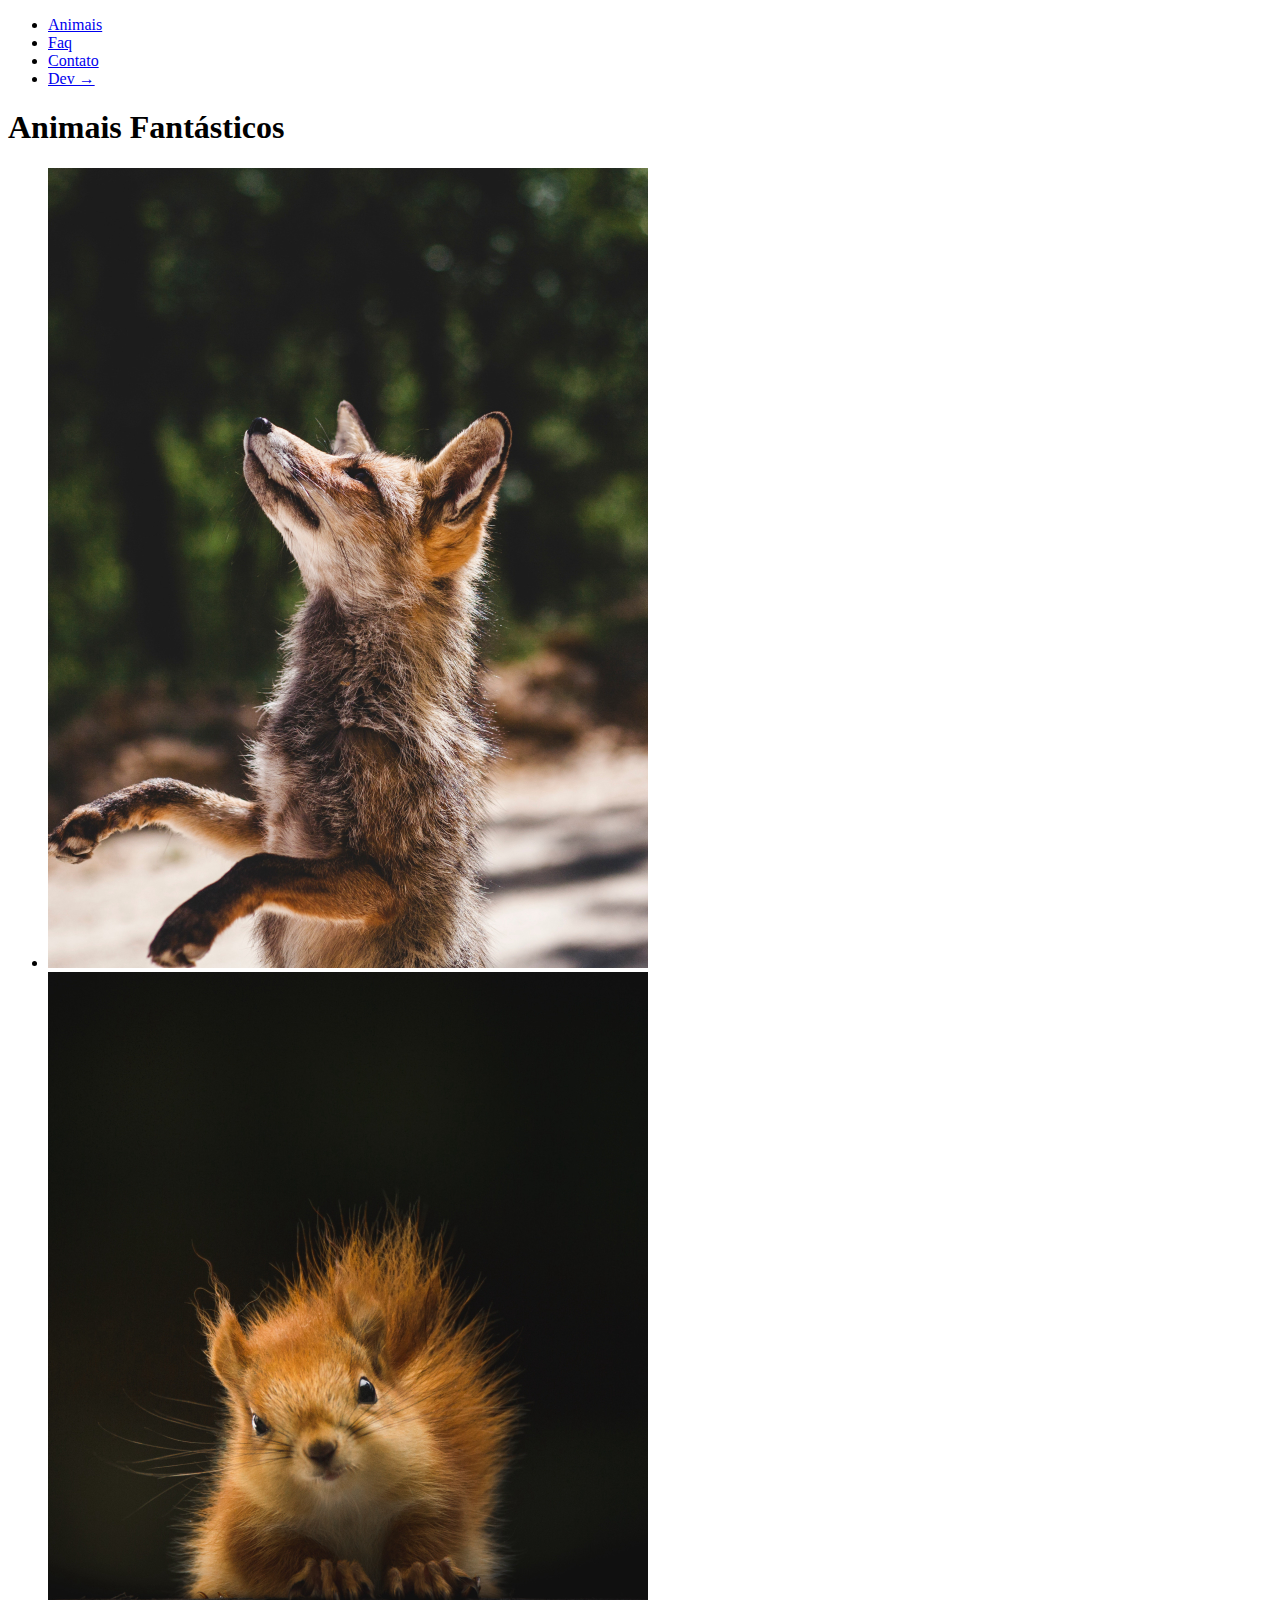
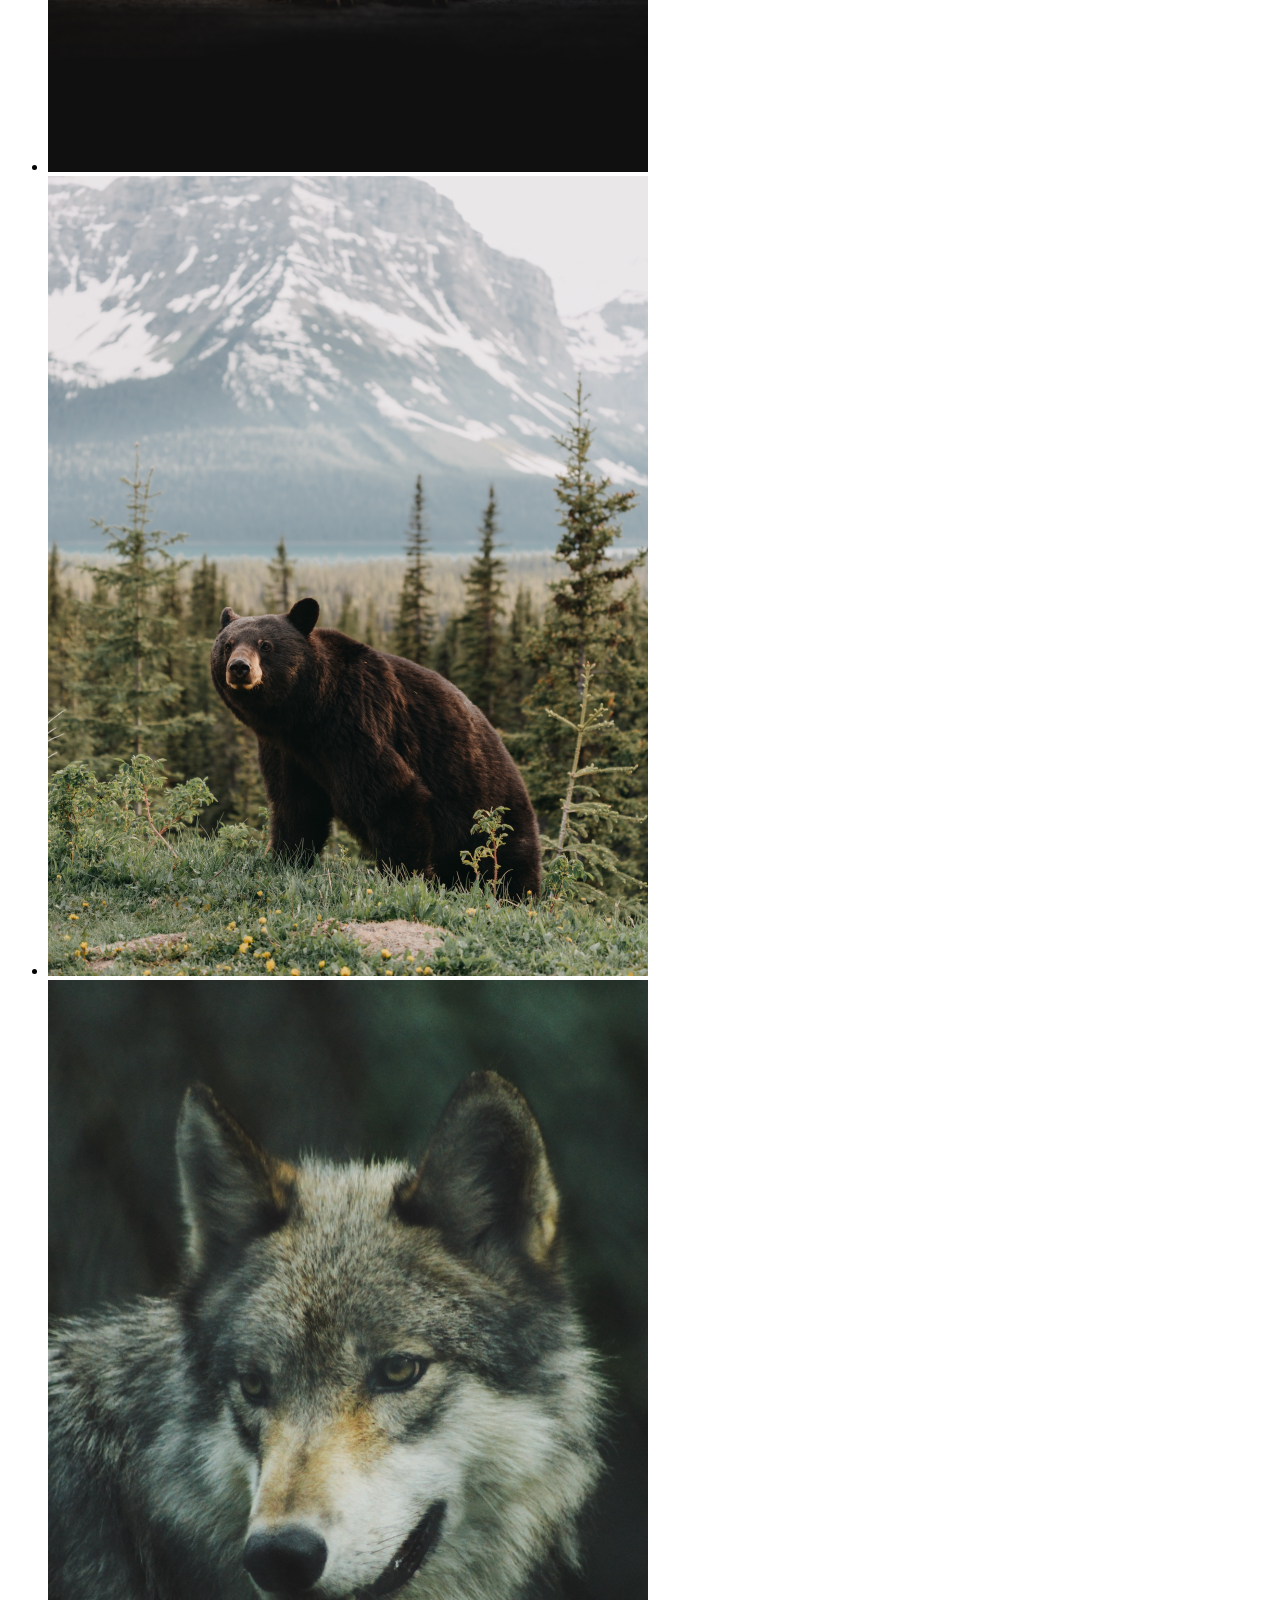
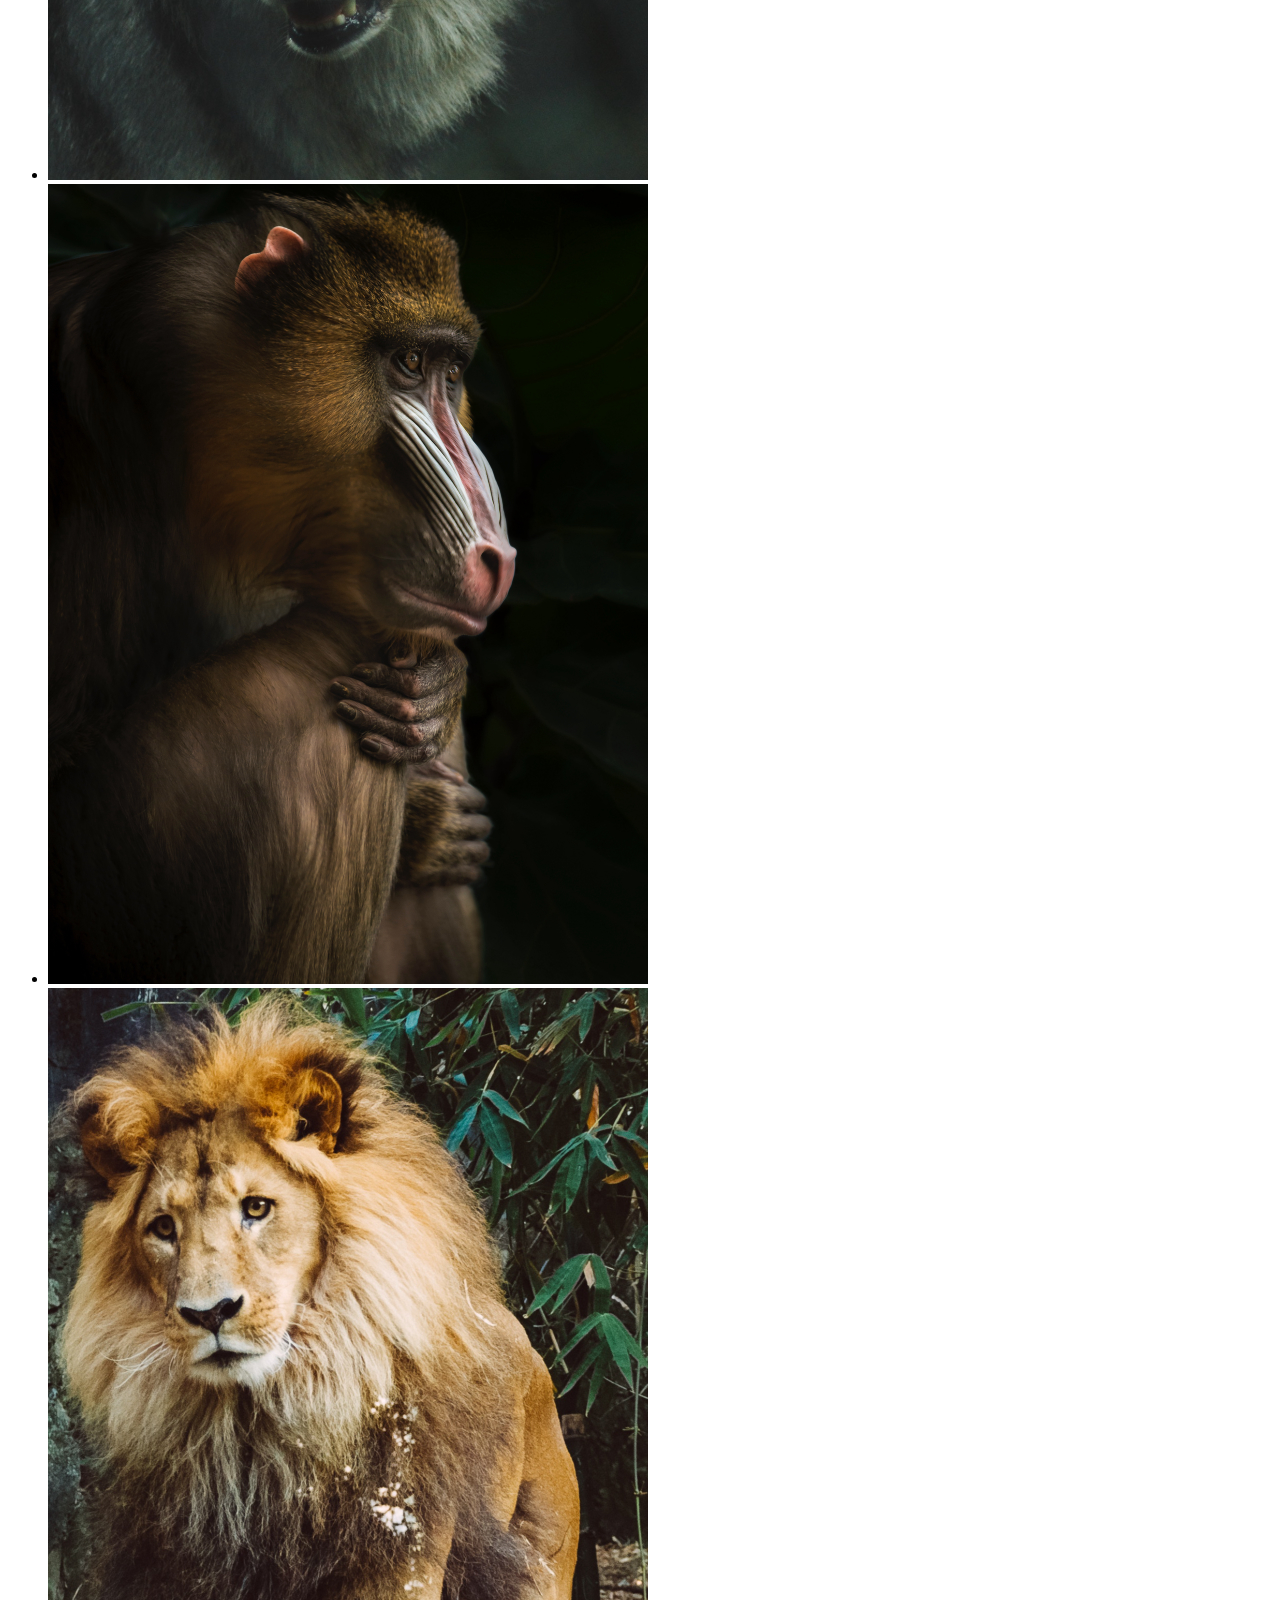
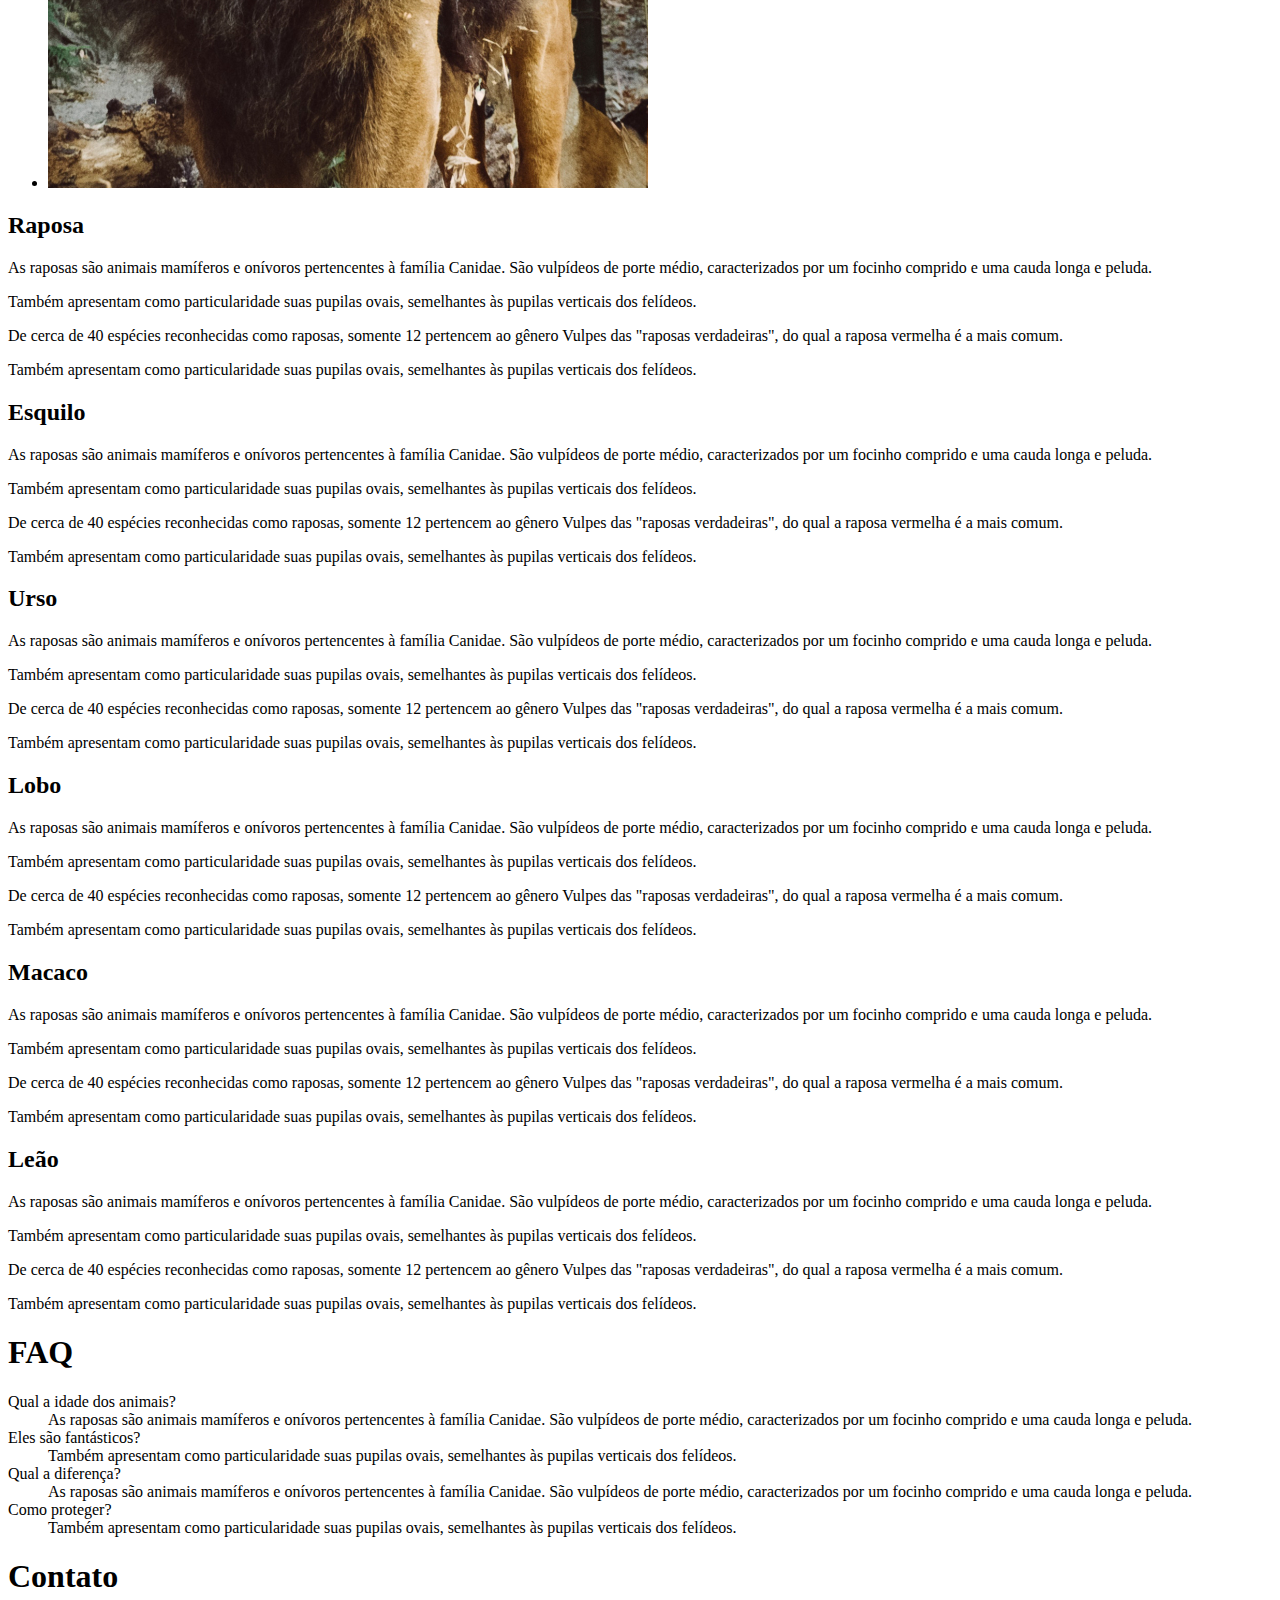
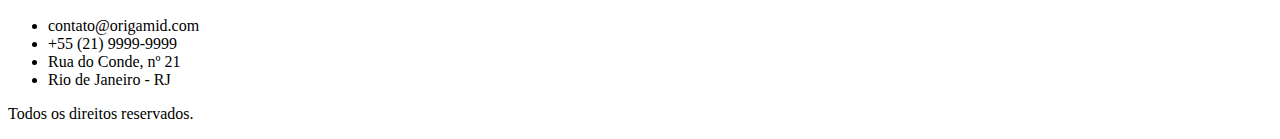
<file: ClasseseAtributos.html>
<!DOCTYPE html>
<html>

<head>
    <meta charset="utf-8" />
    <meta http-equiv="X-UA-Compatible" content="IE=edge">
    <title>Animais Fantásticos</title>
    <meta name="viewport" content="width=device-width, initial-scale=1">
    <link href="https://fonts.googleapis.com/css?family=Playfair+Display+SC" rel="stylesheet">
</head>

<body>
    <nav class="menu">
        <ul>
            <li><a href="#animais">Animais</a></li>
            <li><a href="#faq">Faq</a></li>
            <li><a href="#contato">Contato</a></li>
            <li><a href="https://www.origamid.com/">Dev →</a></li>
        </ul>
    </nav>
    <section class="grid-section animais" id="animais">
        <h1 class="titulo">Animais Fantásticos</h1>
        <ul class="animais-lista">
            <li>
                <img src="img/imagem1.jpg" alt="raposa">
            </li>
            <li>
                <img src="img/imagem2.jpg">
            </li>
            <li>
                <img src="img/imagem3.jpg">
            </li>
            <li>
                <img src="img/imagem4.jpg">
            </li>
            <li>
                <img src="img/imagem5.jpg">
            </li>
            <li>
                <img src="img/imagem6.jpg">
            </li>
        </ul>
        <div class="animais-descricao">
            <section>
                <h2>Raposa</h2>
                <p>As raposas são animais mamíferos e onívoros pertencentes à família Canidae. São vulpídeos de porte
                    médio, caracterizados
                    por um focinho comprido e uma cauda longa e peluda.</p>
                <p>Também apresentam como particularidade suas pupilas ovais, semelhantes às pupilas verticais dos
                    felídeos.</p>
                <p>De cerca de 40 espécies reconhecidas como raposas, somente 12 pertencem ao gênero Vulpes das "raposas
                    verdadeiras", do
                    qual a raposa vermelha é a mais comum.</p>
                <p>Também apresentam como particularidade suas pupilas ovais, semelhantes às pupilas verticais dos
                    felídeos.</p>
            </section>

            <section>
                <h2>Esquilo</h2>
                <p>As raposas são animais mamíferos e onívoros pertencentes à família Canidae. São vulpídeos de porte
                    médio, caracterizados
                    por um focinho comprido e uma cauda longa e peluda.</p>
                <p>Também apresentam como particularidade suas pupilas ovais, semelhantes às pupilas verticais dos
                    felídeos.</p>
                <p>De cerca de 40 espécies reconhecidas como raposas, somente 12 pertencem ao gênero Vulpes das "raposas
                    verdadeiras", do
                    qual a raposa vermelha é a mais comum.</p>
                <p>Também apresentam como particularidade suas pupilas ovais, semelhantes às pupilas verticais dos
                    felídeos.</p>
            </section>
            <section>
                <h2>Urso</h2>
                <p>As raposas são animais mamíferos e onívoros pertencentes à família Canidae. São vulpídeos de porte
                    médio, caracterizados
                    por um focinho comprido e uma cauda longa e peluda.</p>
                <p>Também apresentam como particularidade suas pupilas ovais, semelhantes às pupilas verticais dos
                    felídeos.</p>
                <p>De cerca de 40 espécies reconhecidas como raposas, somente 12 pertencem ao gênero Vulpes das "raposas
                    verdadeiras", do
                    qual a raposa vermelha é a mais comum.</p>
                <p>Também apresentam como particularidade suas pupilas ovais, semelhantes às pupilas verticais dos
                    felídeos.</p>
            </section>
            <section>
                <h2>Lobo</h2>
                <p>As raposas são animais mamíferos e onívoros pertencentes à família Canidae. São vulpídeos de porte
                    médio, caracterizados
                    por um focinho comprido e uma cauda longa e peluda.</p>
                <p>Também apresentam como particularidade suas pupilas ovais, semelhantes às pupilas verticais dos
                    felídeos.</p>
                <p>De cerca de 40 espécies reconhecidas como raposas, somente 12 pertencem ao gênero Vulpes das "raposas
                    verdadeiras", do
                    qual a raposa vermelha é a mais comum.</p>
                <p>Também apresentam como particularidade suas pupilas ovais, semelhantes às pupilas verticais dos
                    felídeos.</p>
            </section>
            <section>
                <h2>Macaco</h2>
                <p>As raposas são animais mamíferos e onívoros pertencentes à família Canidae. São vulpídeos de porte
                    médio, caracterizados
                    por um focinho comprido e uma cauda longa e peluda.</p>
                <p>Também apresentam como particularidade suas pupilas ovais, semelhantes às pupilas verticais dos
                    felídeos.</p>
                <p>De cerca de 40 espécies reconhecidas como raposas, somente 12 pertencem ao gênero Vulpes das "raposas
                    verdadeiras", do
                    qual a raposa vermelha é a mais comum.</p>
                <p>Também apresentam como particularidade suas pupilas ovais, semelhantes às pupilas verticais dos
                    felídeos.</p>
            </section>
            <section>
                <h2>Leão</h2>
                <p>As raposas são animais mamíferos e onívoros pertencentes à família Canidae. São vulpídeos de porte
                    médio, caracterizados
                    por um focinho comprido e uma cauda longa e peluda.</p>
                <p>Também apresentam como particularidade suas pupilas ovais, semelhantes às pupilas verticais dos
                    felídeos.</p>
                <p>De cerca de 40 espécies reconhecidas como raposas, somente 12 pertencem ao gênero Vulpes das "raposas
                    verdadeiras", do
                    qual a raposa vermelha é a mais comum.</p>
                <p>Também apresentam como particularidade suas pupilas ovais, semelhantes às pupilas verticais dos
                    felídeos.</p>
            </section>
        </div>
    </section>

    <section class="grid-section faq" id="faq">
        <h1 class="titulo">FAQ</h1>
        <dl class="faq-lista">
            <dt>Qual a idade dos animais?</dt>
            <dd>As raposas são animais mamíferos e onívoros pertencentes à família Canidae. São vulpídeos de porte
                médio, caracterizados por um focinho comprido e uma cauda longa e peluda.</dd>
            <dt>Eles são fantásticos?</dt>
            <dd>Também apresentam como particularidade suas pupilas ovais, semelhantes às pupilas verticais dos
                felídeos.</dd>
            <dt>Qual a diferença?</dt>
            <dd>As raposas são animais mamíferos e onívoros pertencentes à família Canidae. São vulpídeos de porte
                médio, caracterizados por um focinho comprido e uma cauda longa e peluda.</dd>
            <dt>Como proteger?</dt>
            <dd>Também apresentam como particularidade suas pupilas ovais, semelhantes às pupilas verticais dos
                felídeos.</dd>
        </dl>
    </section>

    <section class="grid-section contato" id="contato">
        <h1 class="titulo">Contato</h1>
        <!-- <div class="mapa">
            <img src="img/mapa.png">
        </div> -->
        <ul class="dados">
            <li>contato@origamid.com</li>
            <li>+55 (21) 9999-9999</li>
            <li>Rua do Conde, nº 21</li>
            <li>Rio de Janeiro - RJ</li>
        </ul>
    </section>

    <footer class="copy">
        <p>Todos os direitos reservados.</p>
    </footer>

    <script src="ClasseseAtributos.js"></script>
</body>

</html>
</file>
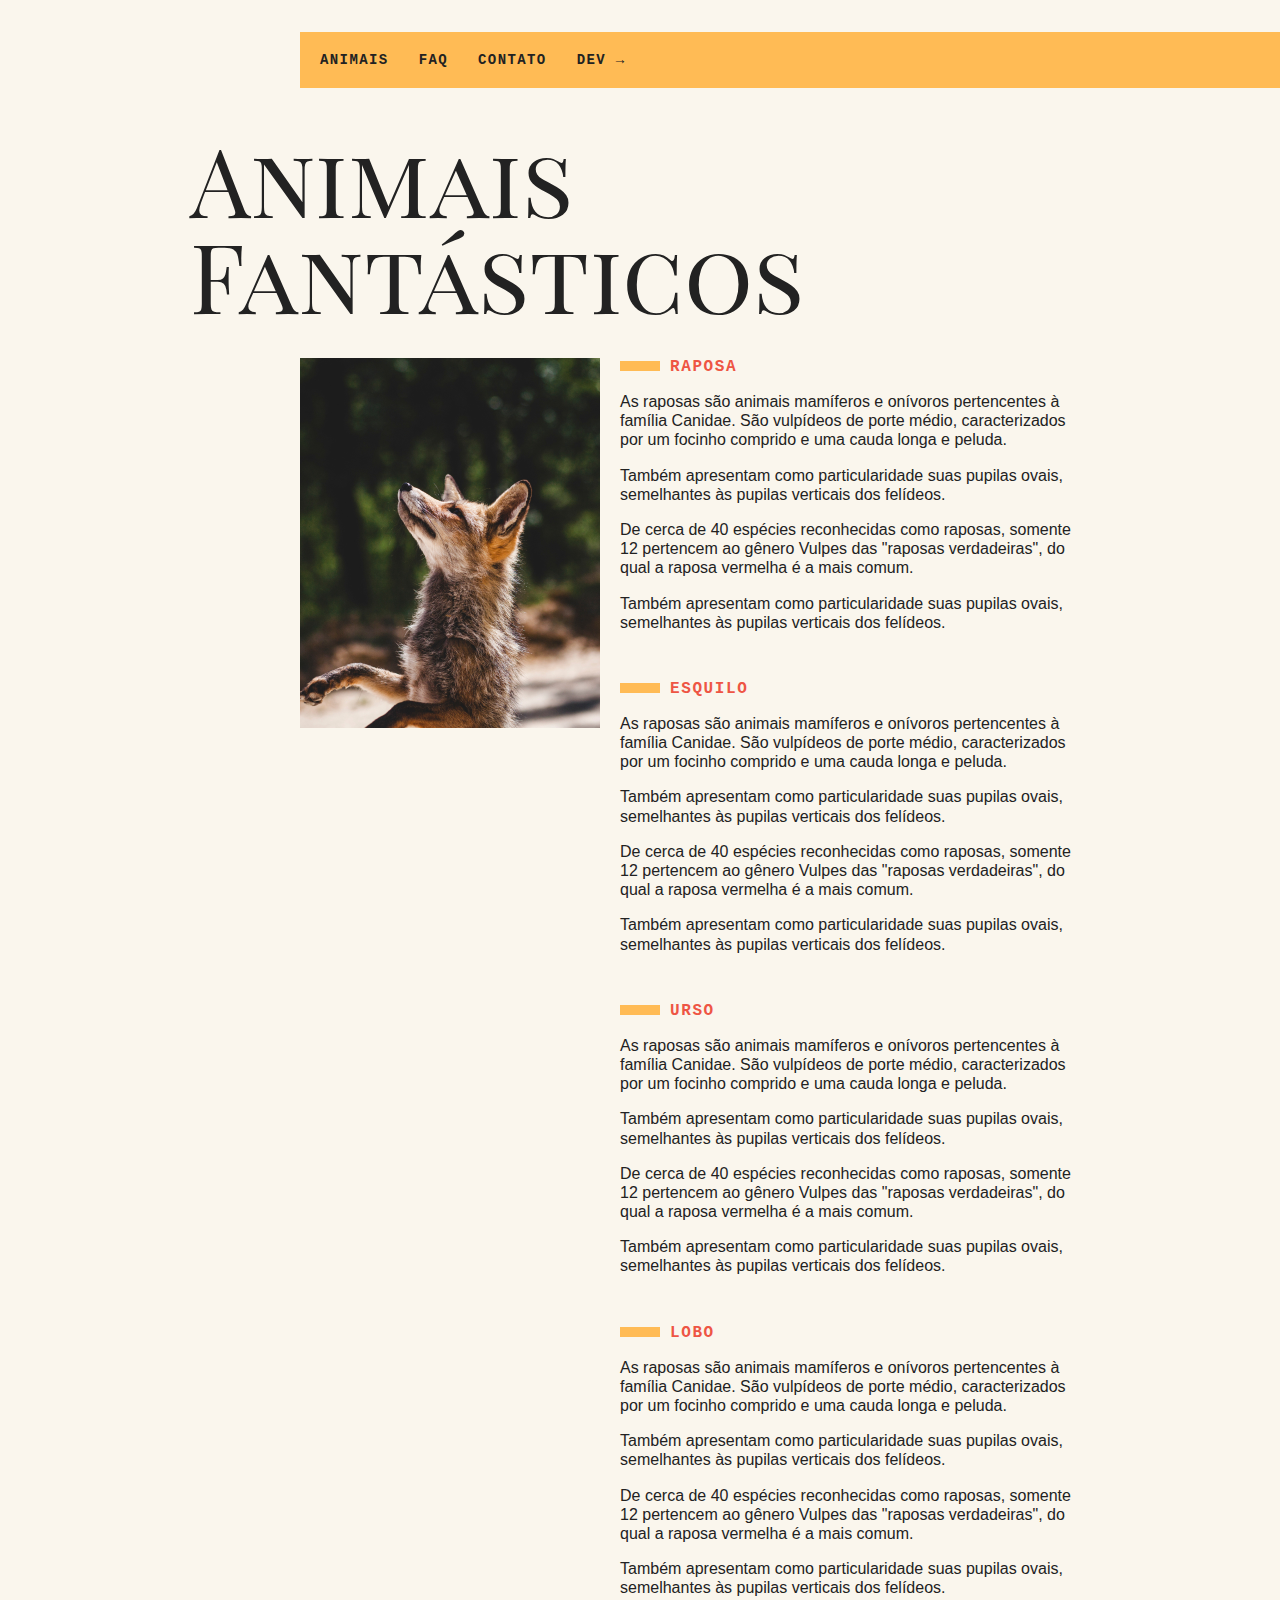
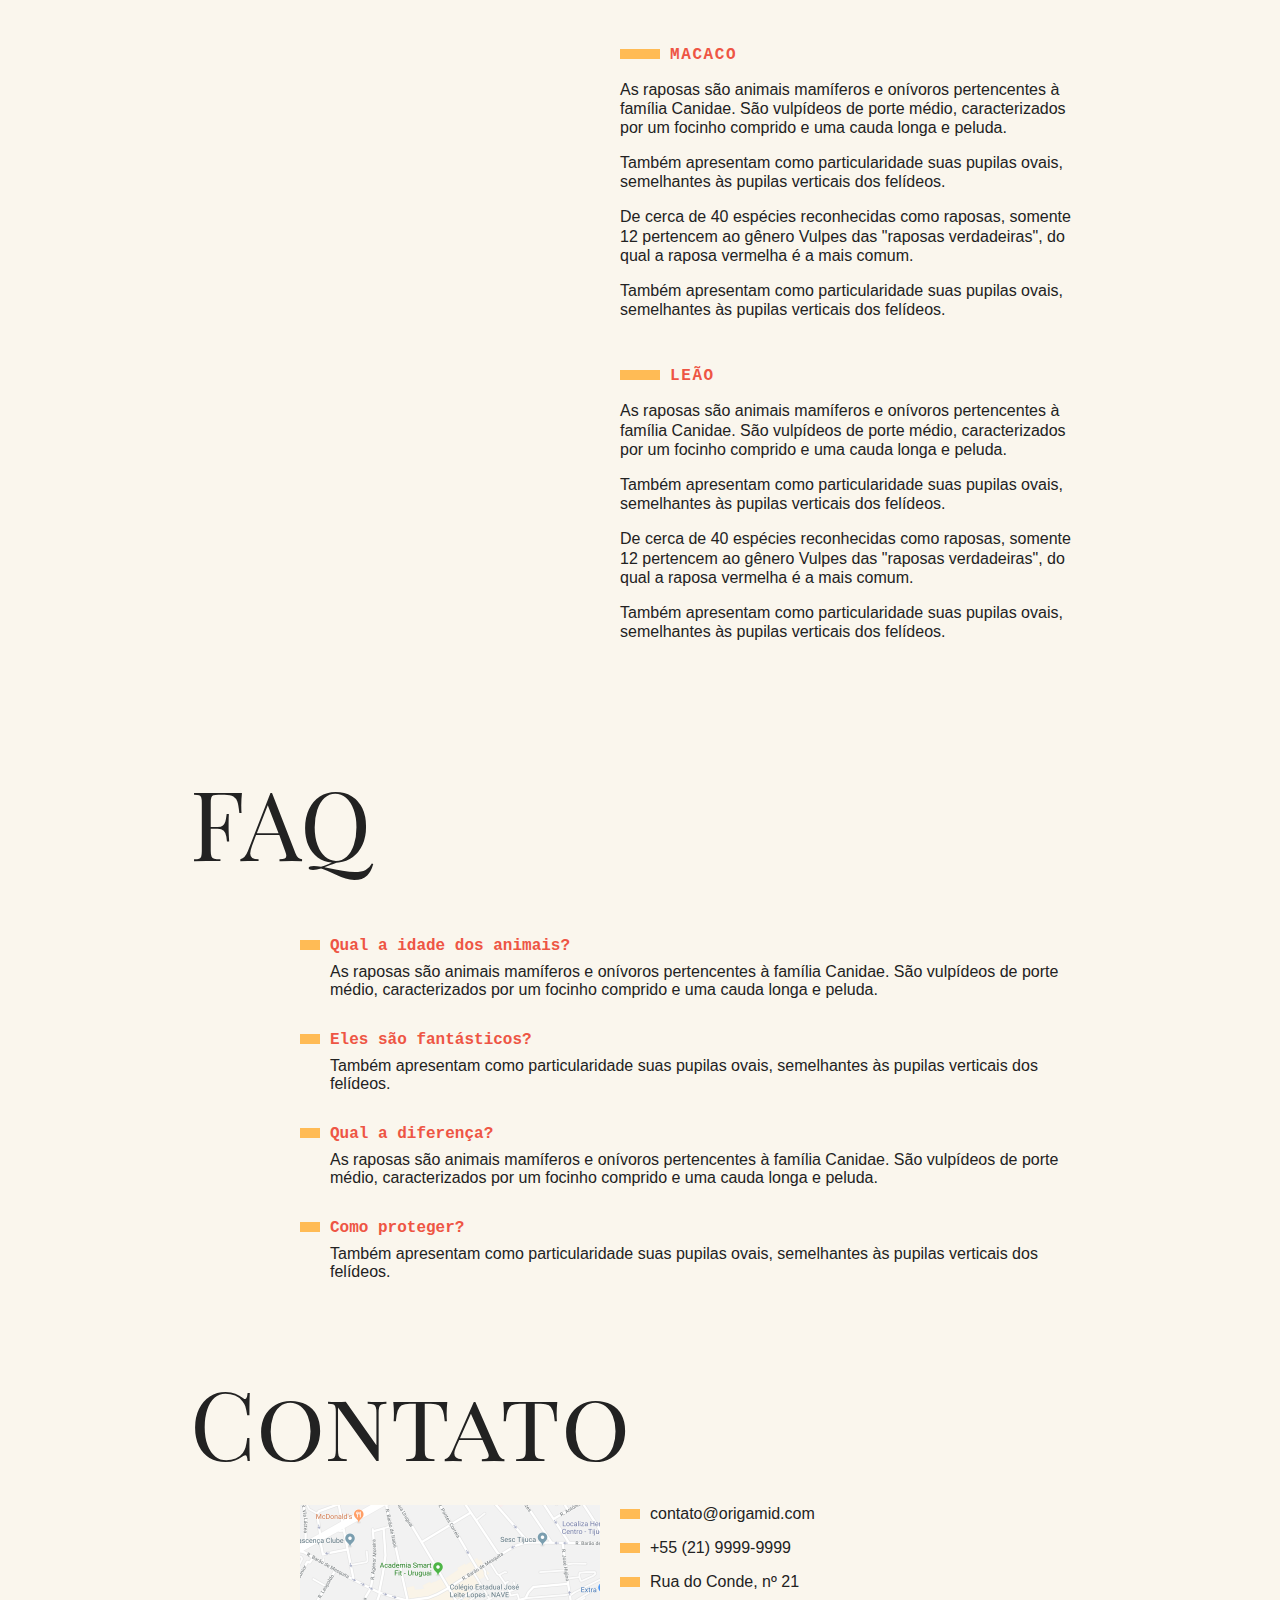
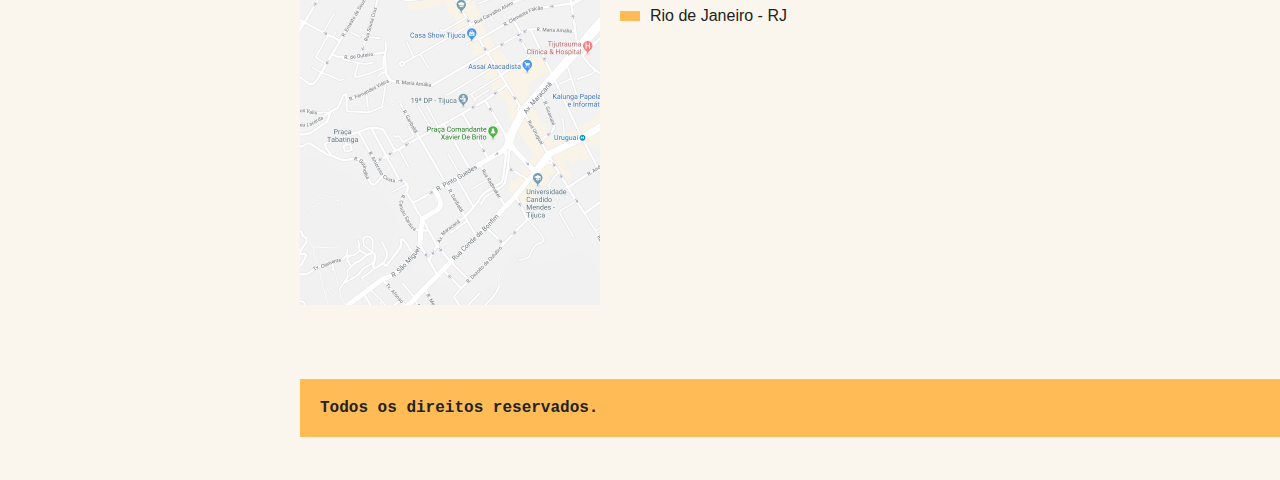
<file: DimensoeseDistancias.html>
<!DOCTYPE html>
<html>

<head>
    <meta charset="utf-8" />
    <meta http-equiv="X-UA-Compatible" content="IE=edge">
    <title>Animais Fantásticos</title>
    <meta name="viewport" content="width=device-width, initial-scale=1">
    <link href="https://fonts.googleapis.com/css?family=Playfair+Display+SC" rel="stylesheet">
    <link rel="stylesheet" type="text/css" href="css/style.css" />
</head>

<body>
    <nav class="menu">
        <ul>
            <li><a href="#animais">Animais</a></li>
            <li><a href="#faq">Faq</a></li>
            <li><a href="#contato">Contato</a></li>
            <li><a href="https://www.origamid.com/">Dev →</a></li>
        </ul>
    </nav>
    <section class="grid-section animais" id="animais">
        <h1 class="titulo">Animais Fantásticos</h1>
        <ul class="animais-lista">
            <li>
                <img src="img/imagem1.jpg" alt="raposa">
            </li>
            <li>
                <img src="img/imagem2.jpg">
            </li>
            <li>
                <img src="img/imagem3.jpg">
            </li>
            <li>
                <img src="img/imagem4.jpg">
            </li>
            <li>
                <img src="img/imagem5.jpg">
            </li>
            <li>
                <img src="img/imagem6.jpg">
            </li>
        </ul>
        <div class="animais-descricao">
            <section>
                <h2>Raposa</h2>
                <p>As raposas são animais mamíferos e onívoros pertencentes à família Canidae. São vulpídeos de porte
                    médio, caracterizados
                    por um focinho comprido e uma cauda longa e peluda.</p>
                <p>Também apresentam como particularidade suas pupilas ovais, semelhantes às pupilas verticais dos
                    felídeos.</p>
                <p>De cerca de 40 espécies reconhecidas como raposas, somente 12 pertencem ao gênero Vulpes das "raposas
                    verdadeiras", do
                    qual a raposa vermelha é a mais comum.</p>
                <p>Também apresentam como particularidade suas pupilas ovais, semelhantes às pupilas verticais dos
                    felídeos.</p>
            </section>

            <section>
                <h2>Esquilo</h2>
                <p>As raposas são animais mamíferos e onívoros pertencentes à família Canidae. São vulpídeos de porte
                    médio, caracterizados
                    por um focinho comprido e uma cauda longa e peluda.</p>
                <p>Também apresentam como particularidade suas pupilas ovais, semelhantes às pupilas verticais dos
                    felídeos.</p>
                <p>De cerca de 40 espécies reconhecidas como raposas, somente 12 pertencem ao gênero Vulpes das "raposas
                    verdadeiras", do
                    qual a raposa vermelha é a mais comum.</p>
                <p>Também apresentam como particularidade suas pupilas ovais, semelhantes às pupilas verticais dos
                    felídeos.</p>
            </section>
            <section>
                <h2>Urso</h2>
                <p>As raposas são animais mamíferos e onívoros pertencentes à família Canidae. São vulpídeos de porte
                    médio, caracterizados
                    por um focinho comprido e uma cauda longa e peluda.</p>
                <p>Também apresentam como particularidade suas pupilas ovais, semelhantes às pupilas verticais dos
                    felídeos.</p>
                <p>De cerca de 40 espécies reconhecidas como raposas, somente 12 pertencem ao gênero Vulpes das "raposas
                    verdadeiras", do
                    qual a raposa vermelha é a mais comum.</p>
                <p>Também apresentam como particularidade suas pupilas ovais, semelhantes às pupilas verticais dos
                    felídeos.</p>
            </section>
            <section>
                <h2>Lobo</h2>
                <p>As raposas são animais mamíferos e onívoros pertencentes à família Canidae. São vulpídeos de porte
                    médio, caracterizados
                    por um focinho comprido e uma cauda longa e peluda.</p>
                <p>Também apresentam como particularidade suas pupilas ovais, semelhantes às pupilas verticais dos
                    felídeos.</p>
                <p>De cerca de 40 espécies reconhecidas como raposas, somente 12 pertencem ao gênero Vulpes das "raposas
                    verdadeiras", do
                    qual a raposa vermelha é a mais comum.</p>
                <p>Também apresentam como particularidade suas pupilas ovais, semelhantes às pupilas verticais dos
                    felídeos.</p>
            </section>
            <section>
                <h2>Macaco</h2>
                <p>As raposas são animais mamíferos e onívoros pertencentes à família Canidae. São vulpídeos de porte
                    médio, caracterizados
                    por um focinho comprido e uma cauda longa e peluda.</p>
                <p>Também apresentam como particularidade suas pupilas ovais, semelhantes às pupilas verticais dos
                    felídeos.</p>
                <p>De cerca de 40 espécies reconhecidas como raposas, somente 12 pertencem ao gênero Vulpes das "raposas
                    verdadeiras", do
                    qual a raposa vermelha é a mais comum.</p>
                <p>Também apresentam como particularidade suas pupilas ovais, semelhantes às pupilas verticais dos
                    felídeos.</p>
            </section>
            <section>
                <h2>Leão</h2>
                <p>As raposas são animais mamíferos e onívoros pertencentes à família Canidae. São vulpídeos de porte
                    médio, caracterizados
                    por um focinho comprido e uma cauda longa e peluda.</p>
                <p>Também apresentam como particularidade suas pupilas ovais, semelhantes às pupilas verticais dos
                    felídeos.</p>
                <p>De cerca de 40 espécies reconhecidas como raposas, somente 12 pertencem ao gênero Vulpes das "raposas
                    verdadeiras", do
                    qual a raposa vermelha é a mais comum.</p>
                <p>Também apresentam como particularidade suas pupilas ovais, semelhantes às pupilas verticais dos
                    felídeos.</p>
            </section>
        </div>
    </section>

    <section class="grid-section faq" id="faq">
        <h1 class="titulo">FAQ</h1>
        <dl class="faq-lista">
            <dt>Qual a idade dos animais?</dt>
            <dd>As raposas são animais mamíferos e onívoros pertencentes à família Canidae. São vulpídeos de porte
                médio, caracterizados por um focinho comprido e uma cauda longa e peluda.</dd>
            <dt>Eles são fantásticos?</dt>
            <dd>Também apresentam como particularidade suas pupilas ovais, semelhantes às pupilas verticais dos
                felídeos.</dd>
            <dt>Qual a diferença?</dt>
            <dd>As raposas são animais mamíferos e onívoros pertencentes à família Canidae. São vulpídeos de porte
                médio, caracterizados por um focinho comprido e uma cauda longa e peluda.</dd>
            <dt>Como proteger?</dt>
            <dd>Também apresentam como particularidade suas pupilas ovais, semelhantes às pupilas verticais dos
                felídeos.</dd>
        </dl>
    </section>

    <section class="grid-section contato" id="contato">
        <h1 class="titulo">Contato</h1>
        <div class="mapa">
            <img src="img/mapa.png">
        </div>
        <ul class="dados">
            <li>contato@origamid.com</li>
            <li>+55 (21) 9999-9999</li>
            <li>Rua do Conde, nº 21</li>
            <li>Rio de Janeiro - RJ</li>
        </ul>
    </section>

    <footer class="copy">
        <p>Todos os direitos reservados.</p>
    </footer>

    <script src="DimensoeseDistancias.js"></script>
</body>

</html>
</file>
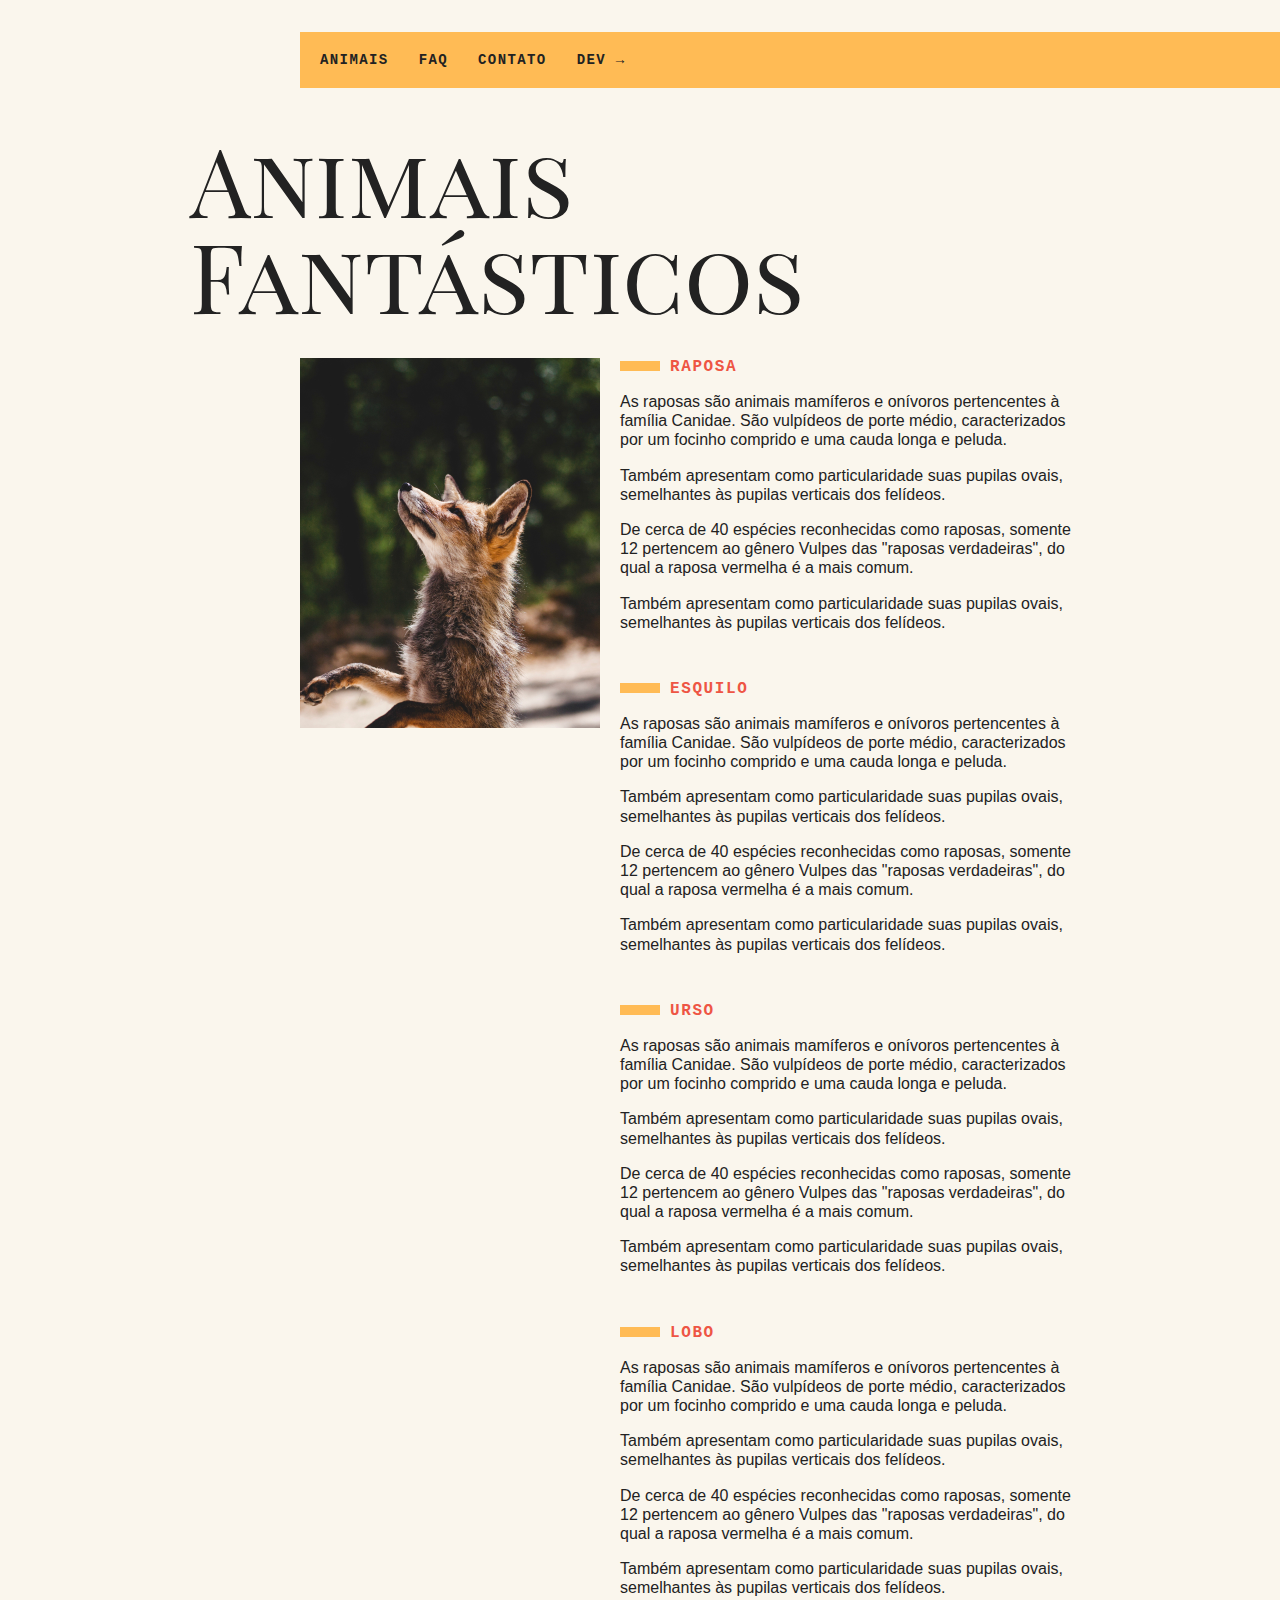
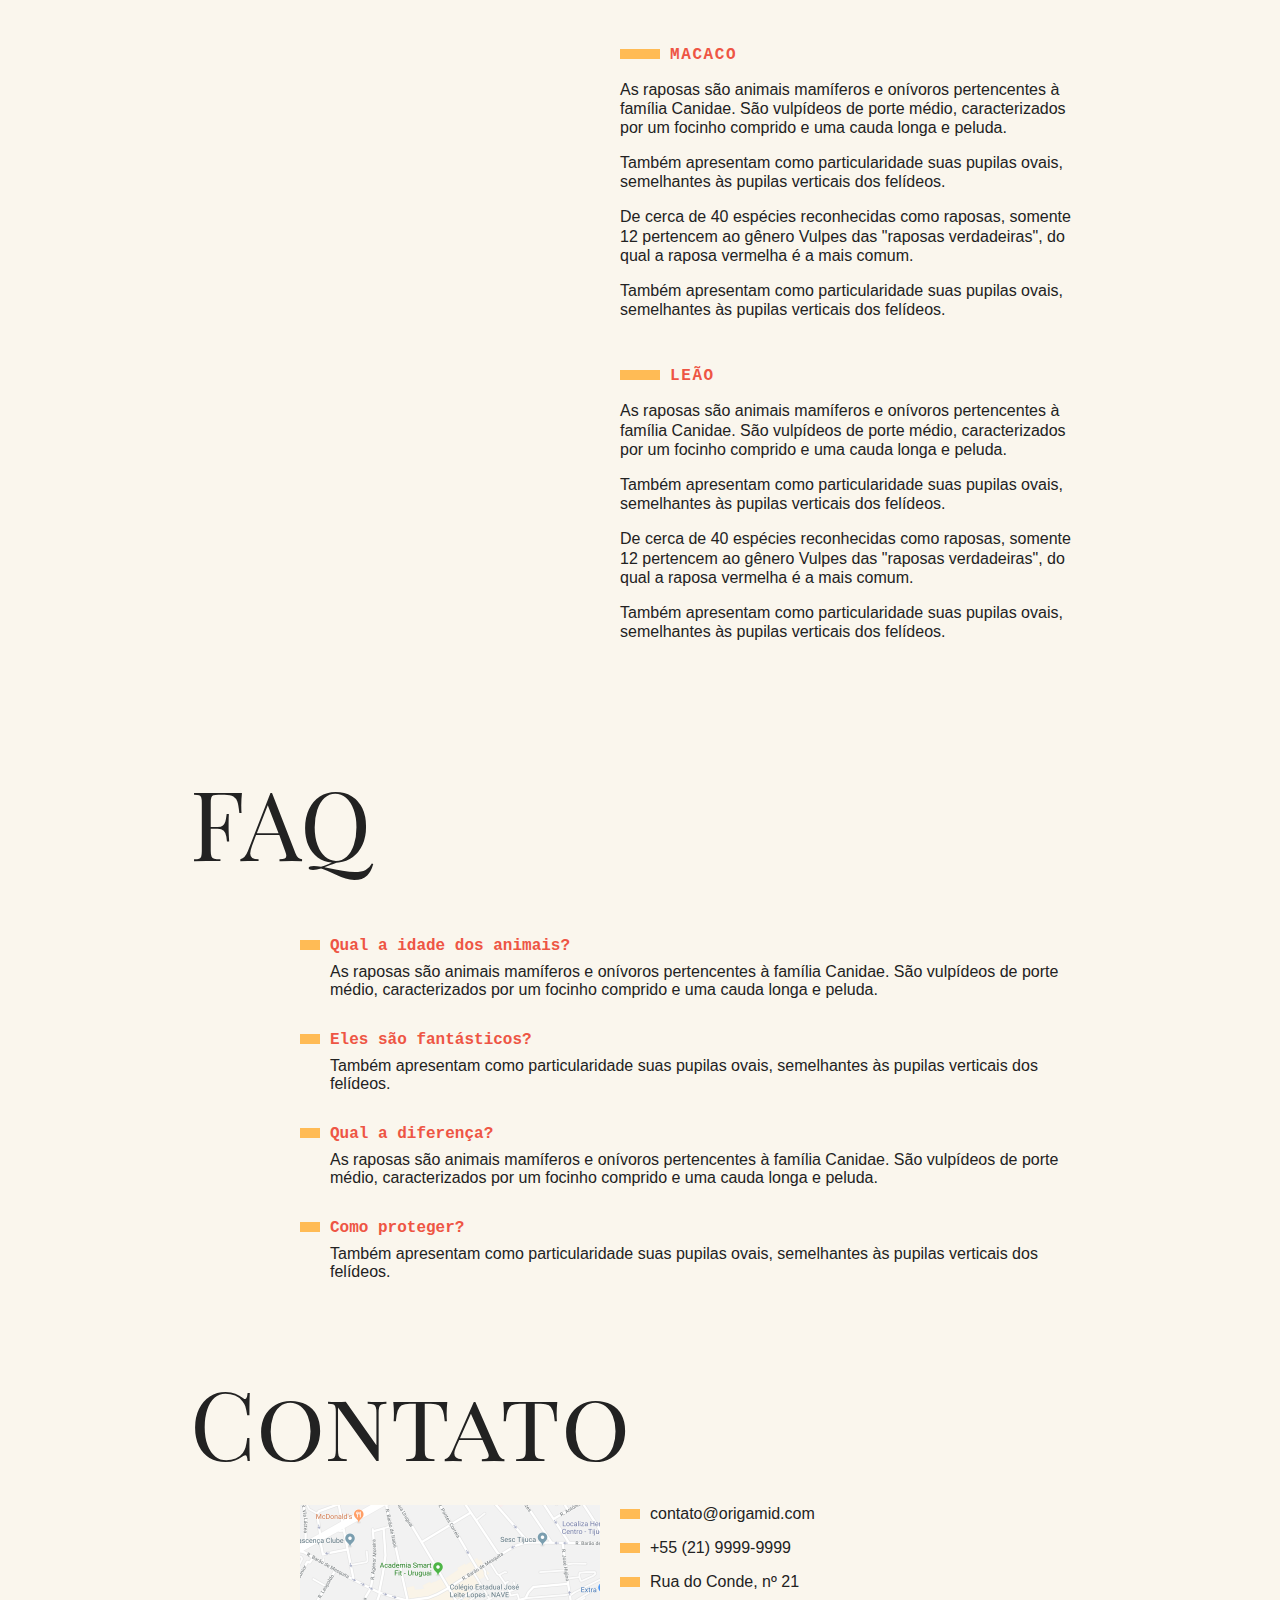
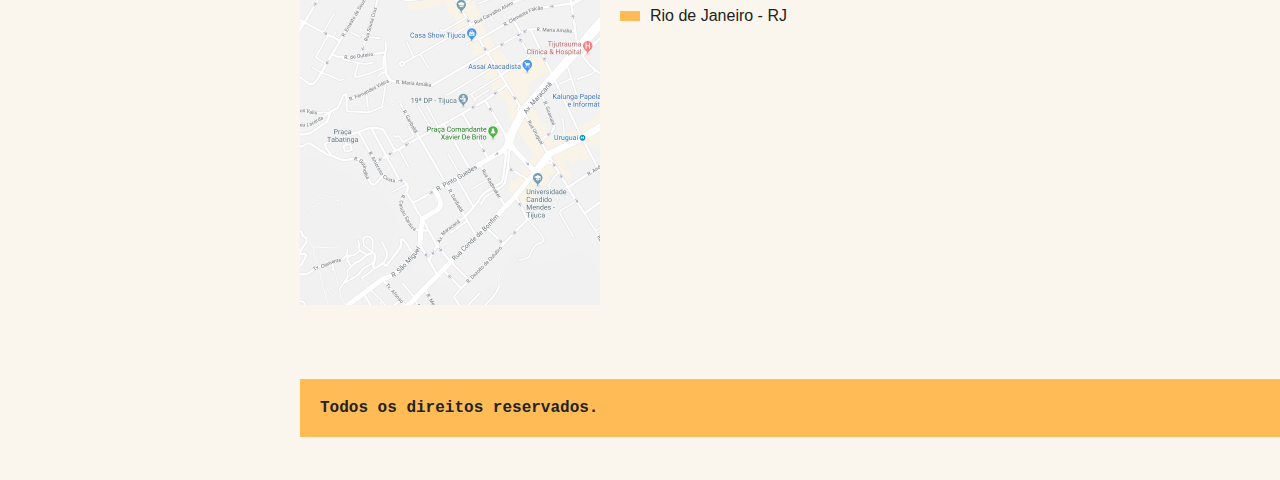
<file: eventos.html>
<!DOCTYPE html>
<html>

<head>
    <meta charset="utf-8" />
    <meta http-equiv="X-UA-Compatible" content="IE=edge">
    <title>Animais Fantásticos</title>
    <meta name="viewport" content="width=device-width, initial-scale=1">
    <link href="https://fonts.googleapis.com/css?family=Playfair+Display+SC" rel="stylesheet">
    <link rel="stylesheet" type="text/css" href="css/style.css" />
</head>

<body>
    <nav class="menu">
        <ul>
            <li><a href="#animais">Animais</a></li>
            <li><a href="#faq">Faq</a></li>
            <li><a href="#contato">Contato</a></li>
            <li><a href="https://www.origamid.com/">Dev →</a></li>
        </ul>
    </nav>
    <section class="grid-section animais" id="animais">
        <h1 class="titulo">Animais Fantásticos</h1>
        <ul class="animais-lista">
            <li>
                <img src="img/imagem1.jpg" alt="raposa">
            </li>
            <li>
                <img src="img/imagem2.jpg">
            </li>
            <li>
                <img src="img/imagem3.jpg">
            </li>
            <li>
                <img src="img/imagem4.jpg">
            </li>
            <li>
                <img src="img/imagem5.jpg">
            </li>
            <li>
                <img src="img/imagem6.jpg">
            </li>
        </ul>
        <div class="animais-descricao">
            <section>
                <h2>Raposa</h2>
                <p>As raposas são animais mamíferos e onívoros pertencentes à família Canidae. São vulpídeos de porte
                    médio, caracterizados
                    por um focinho comprido e uma cauda longa e peluda.</p>
                <p>Também apresentam como particularidade suas pupilas ovais, semelhantes às pupilas verticais dos
                    felídeos.</p>
                <p>De cerca de 40 espécies reconhecidas como raposas, somente 12 pertencem ao gênero Vulpes das "raposas
                    verdadeiras", do
                    qual a raposa vermelha é a mais comum.</p>
                <p>Também apresentam como particularidade suas pupilas ovais, semelhantes às pupilas verticais dos
                    felídeos.</p>
            </section>

            <section>
                <h2>Esquilo</h2>
                <p>As raposas são animais mamíferos e onívoros pertencentes à família Canidae. São vulpídeos de porte
                    médio, caracterizados
                    por um focinho comprido e uma cauda longa e peluda.</p>
                <p>Também apresentam como particularidade suas pupilas ovais, semelhantes às pupilas verticais dos
                    felídeos.</p>
                <p>De cerca de 40 espécies reconhecidas como raposas, somente 12 pertencem ao gênero Vulpes das "raposas
                    verdadeiras", do
                    qual a raposa vermelha é a mais comum.</p>
                <p>Também apresentam como particularidade suas pupilas ovais, semelhantes às pupilas verticais dos
                    felídeos.</p>
            </section>
            <section>
                <h2>Urso</h2>
                <p>As raposas são animais mamíferos e onívoros pertencentes à família Canidae. São vulpídeos de porte
                    médio, caracterizados
                    por um focinho comprido e uma cauda longa e peluda.</p>
                <p>Também apresentam como particularidade suas pupilas ovais, semelhantes às pupilas verticais dos
                    felídeos.</p>
                <p>De cerca de 40 espécies reconhecidas como raposas, somente 12 pertencem ao gênero Vulpes das "raposas
                    verdadeiras", do
                    qual a raposa vermelha é a mais comum.</p>
                <p>Também apresentam como particularidade suas pupilas ovais, semelhantes às pupilas verticais dos
                    felídeos.</p>
            </section>
            <section>
                <h2>Lobo</h2>
                <p>As raposas são animais mamíferos e onívoros pertencentes à família Canidae. São vulpídeos de porte
                    médio, caracterizados
                    por um focinho comprido e uma cauda longa e peluda.</p>
                <p>Também apresentam como particularidade suas pupilas ovais, semelhantes às pupilas verticais dos
                    felídeos.</p>
                <p>De cerca de 40 espécies reconhecidas como raposas, somente 12 pertencem ao gênero Vulpes das "raposas
                    verdadeiras", do
                    qual a raposa vermelha é a mais comum.</p>
                <p>Também apresentam como particularidade suas pupilas ovais, semelhantes às pupilas verticais dos
                    felídeos.</p>
            </section>
            <section>
                <h2>Macaco</h2>
                <p>As raposas são animais mamíferos e onívoros pertencentes à família Canidae. São vulpídeos de porte
                    médio, caracterizados
                    por um focinho comprido e uma cauda longa e peluda.</p>
                <p>Também apresentam como particularidade suas pupilas ovais, semelhantes às pupilas verticais dos
                    felídeos.</p>
                <p>De cerca de 40 espécies reconhecidas como raposas, somente 12 pertencem ao gênero Vulpes das "raposas
                    verdadeiras", do
                    qual a raposa vermelha é a mais comum.</p>
                <p>Também apresentam como particularidade suas pupilas ovais, semelhantes às pupilas verticais dos
                    felídeos.</p>
            </section>
            <section>
                <h2>Leão</h2>
                <p>As raposas são animais mamíferos e onívoros pertencentes à família Canidae. São vulpídeos de porte
                    médio, caracterizados
                    por um focinho comprido e uma cauda longa e peluda.</p>
                <p>Também apresentam como particularidade suas pupilas ovais, semelhantes às pupilas verticais dos
                    felídeos.</p>
                <p>De cerca de 40 espécies reconhecidas como raposas, somente 12 pertencem ao gênero Vulpes das "raposas
                    verdadeiras", do
                    qual a raposa vermelha é a mais comum.</p>
                <p>Também apresentam como particularidade suas pupilas ovais, semelhantes às pupilas verticais dos
                    felídeos.</p>
            </section>
        </div>
    </section>

    <section class="grid-section faq" id="faq">
        <h1 class="titulo">FAQ</h1>
        <dl class="faq-lista">
            <dt>Qual a idade dos animais?</dt>
            <dd>As raposas são animais mamíferos e onívoros pertencentes à família Canidae. São vulpídeos de porte
                médio, caracterizados por um focinho comprido e uma cauda longa e peluda.</dd>
            <dt>Eles são fantásticos?</dt>
            <dd>Também apresentam como particularidade suas pupilas ovais, semelhantes às pupilas verticais dos
                felídeos.</dd>
            <dt>Qual a diferença?</dt>
            <dd>As raposas são animais mamíferos e onívoros pertencentes à família Canidae. São vulpídeos de porte
                médio, caracterizados por um focinho comprido e uma cauda longa e peluda.</dd>
            <dt>Como proteger?</dt>
            <dd>Também apresentam como particularidade suas pupilas ovais, semelhantes às pupilas verticais dos
                felídeos.</dd>
        </dl>
    </section>

    <section class="grid-section contato" id="contato">
        <h1 class="titulo">Contato</h1>
        <div class="mapa">
            <img src="img/mapa.png">
        </div>
        <ul class="dados">
            <li>contato@origamid.com</li>
            <li>+55 (21) 9999-9999</li>
            <li>Rua do Conde, nº 21</li>
            <li>Rio de Janeiro - RJ</li>
        </ul>
    </section>

    <footer class="copy">
        <p>Todos os direitos reservados.</p>
    </footer>

    <script src="eventos.js"></script>
</body>

</html>
</file>
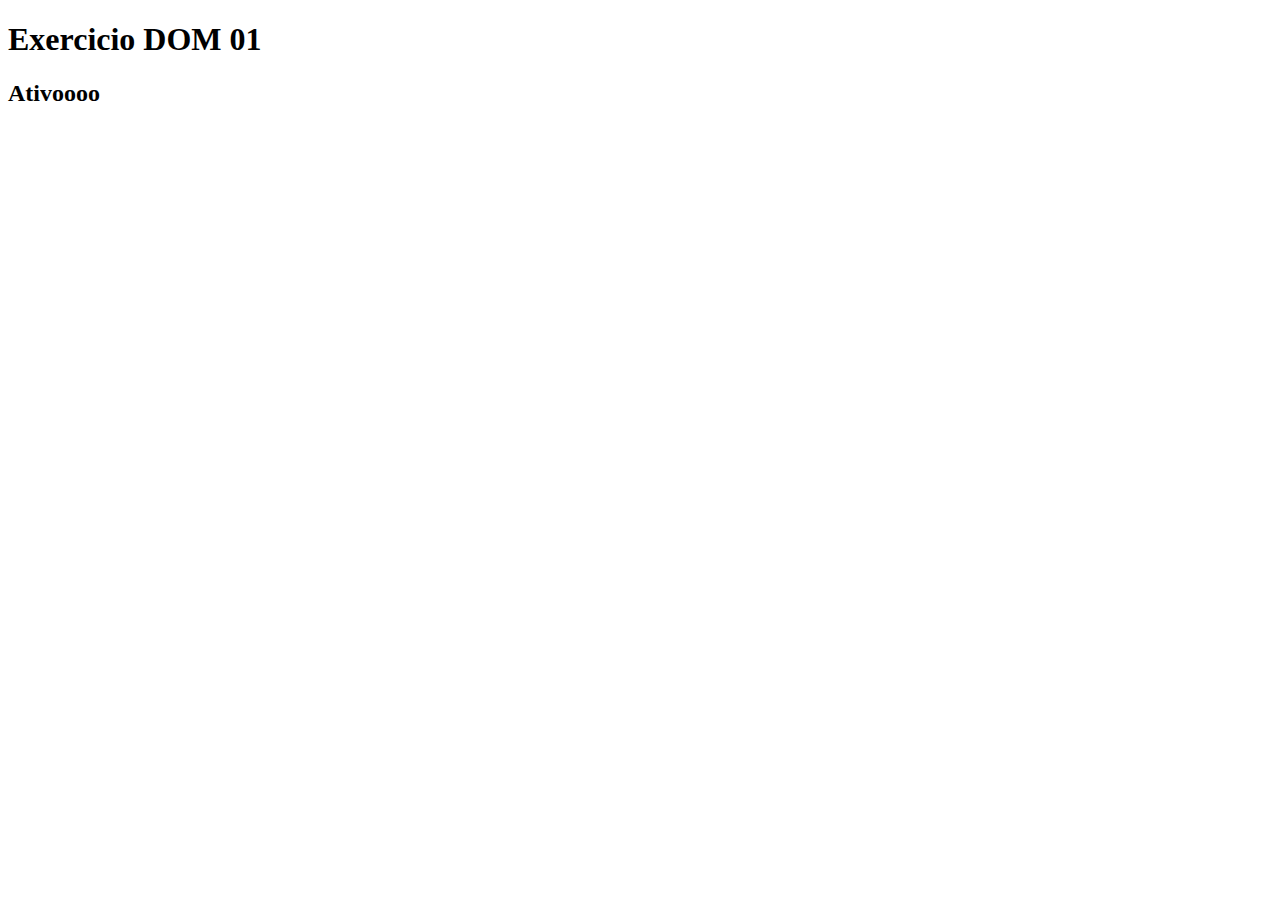
<file: exercicioDom.html>
<!DOCTYPE html>
<html lang="en">
<head>
    <meta charset="UTF-8">
    <meta name="viewport" content="width=device-width, initial-scale=1.0">
    <title>Document</title>
</head>
<body>
    <h1> Exercicio DOM 01</h1>
    <h2 class="ativo"> Ativoooo </h1>
    <script src="./exercicioDom.js"></script>
</body>
</html>
</file>
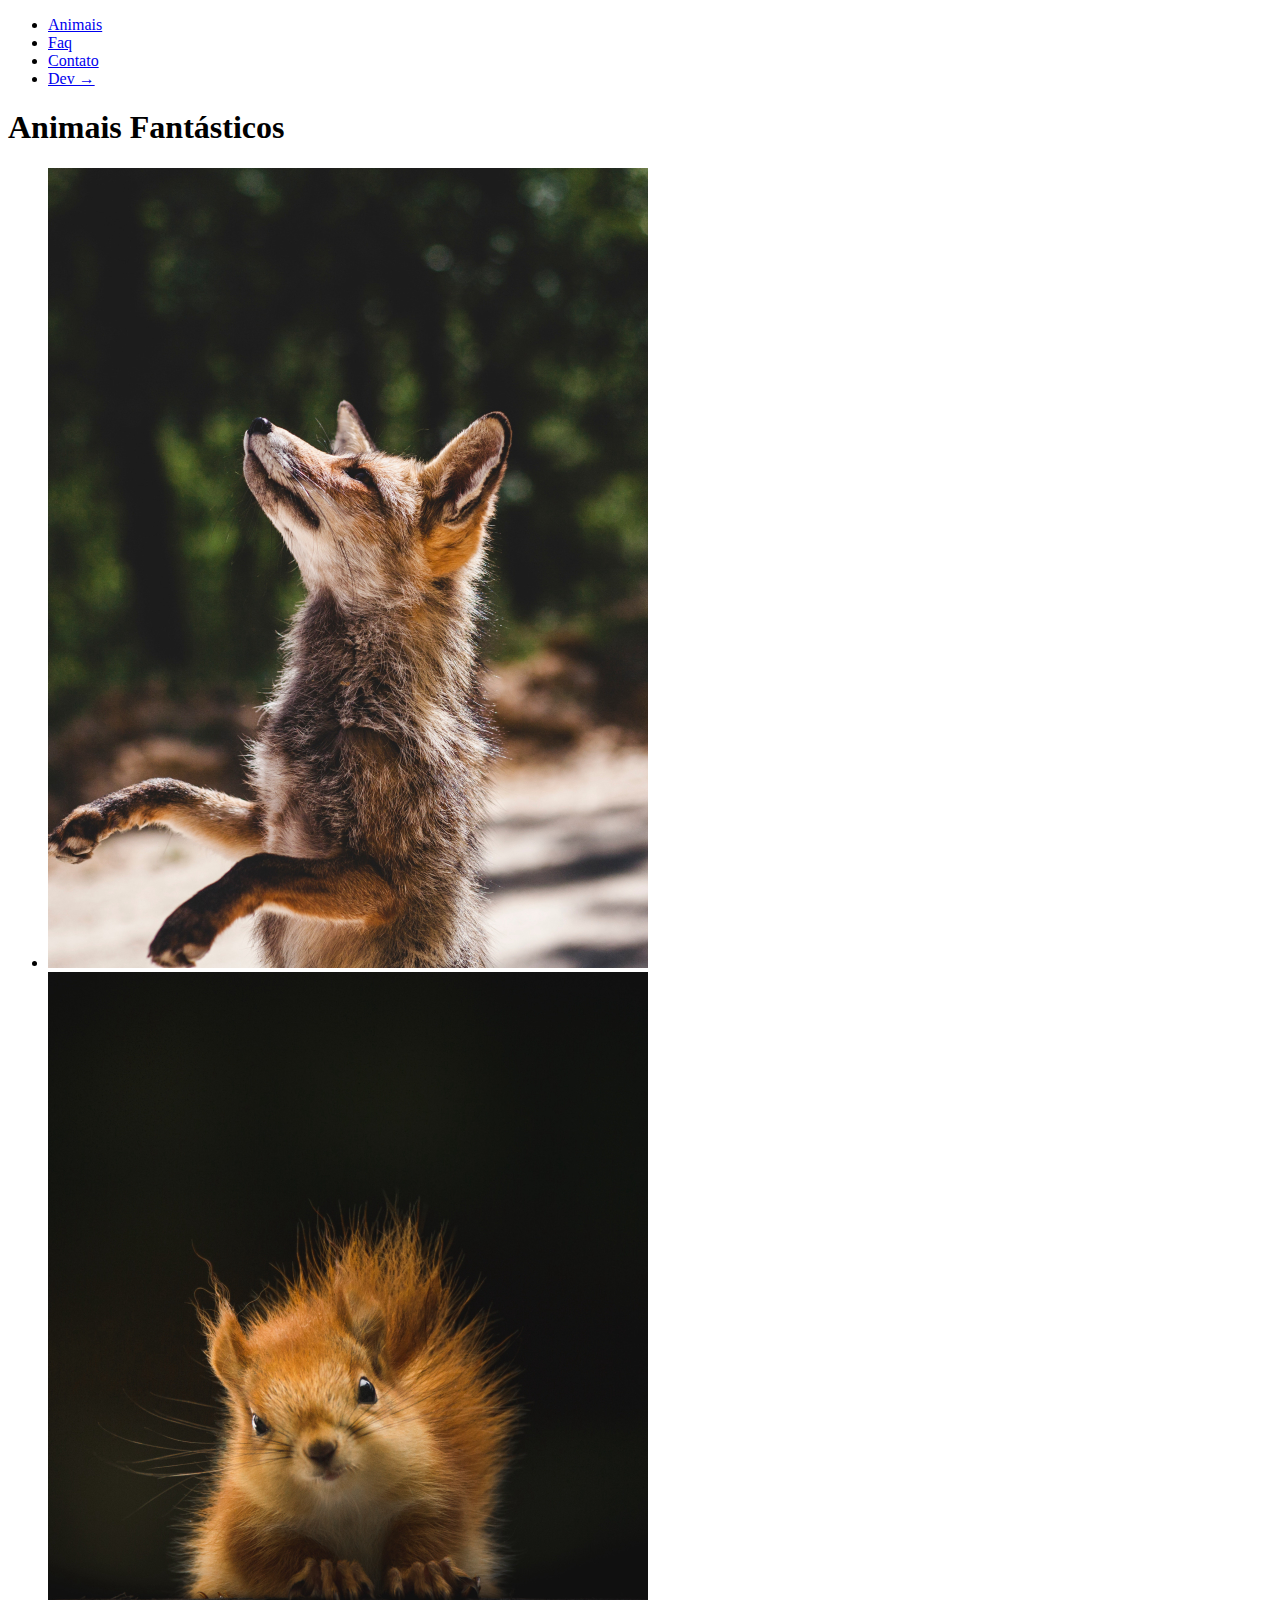
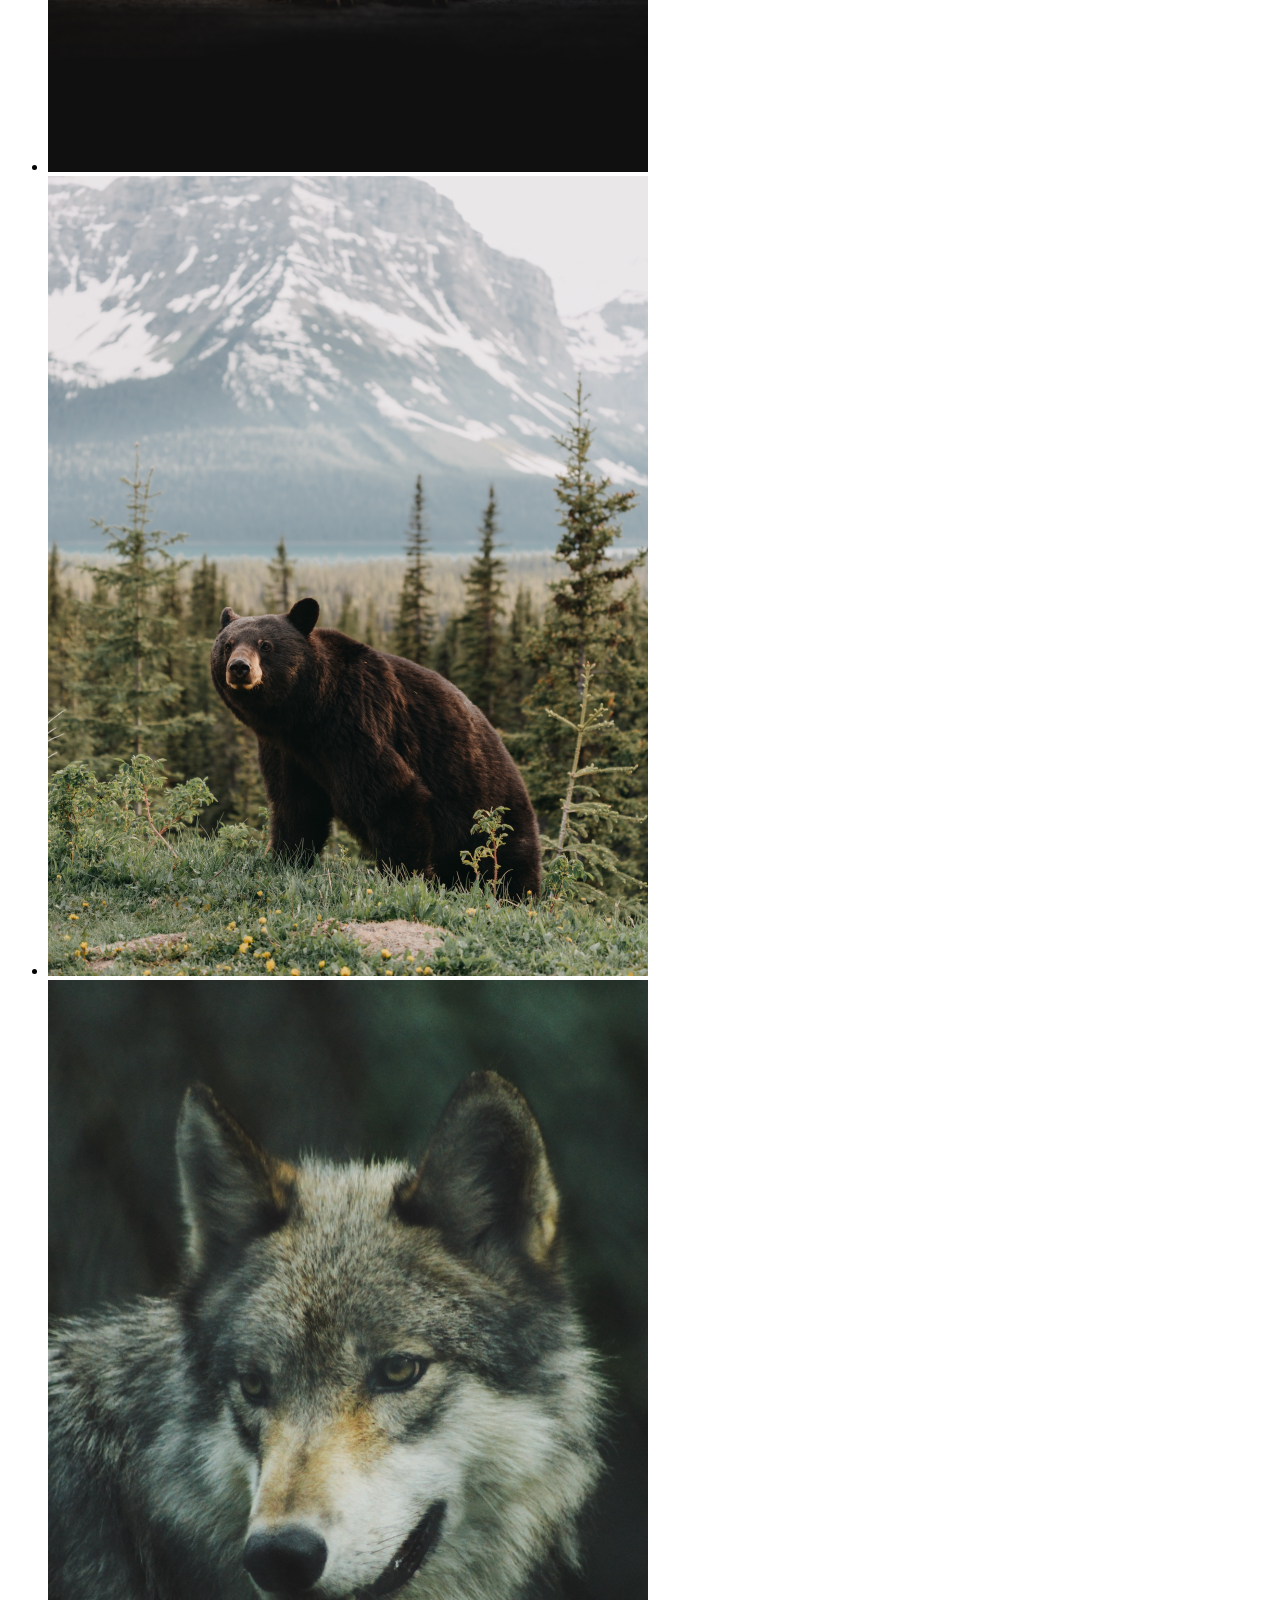
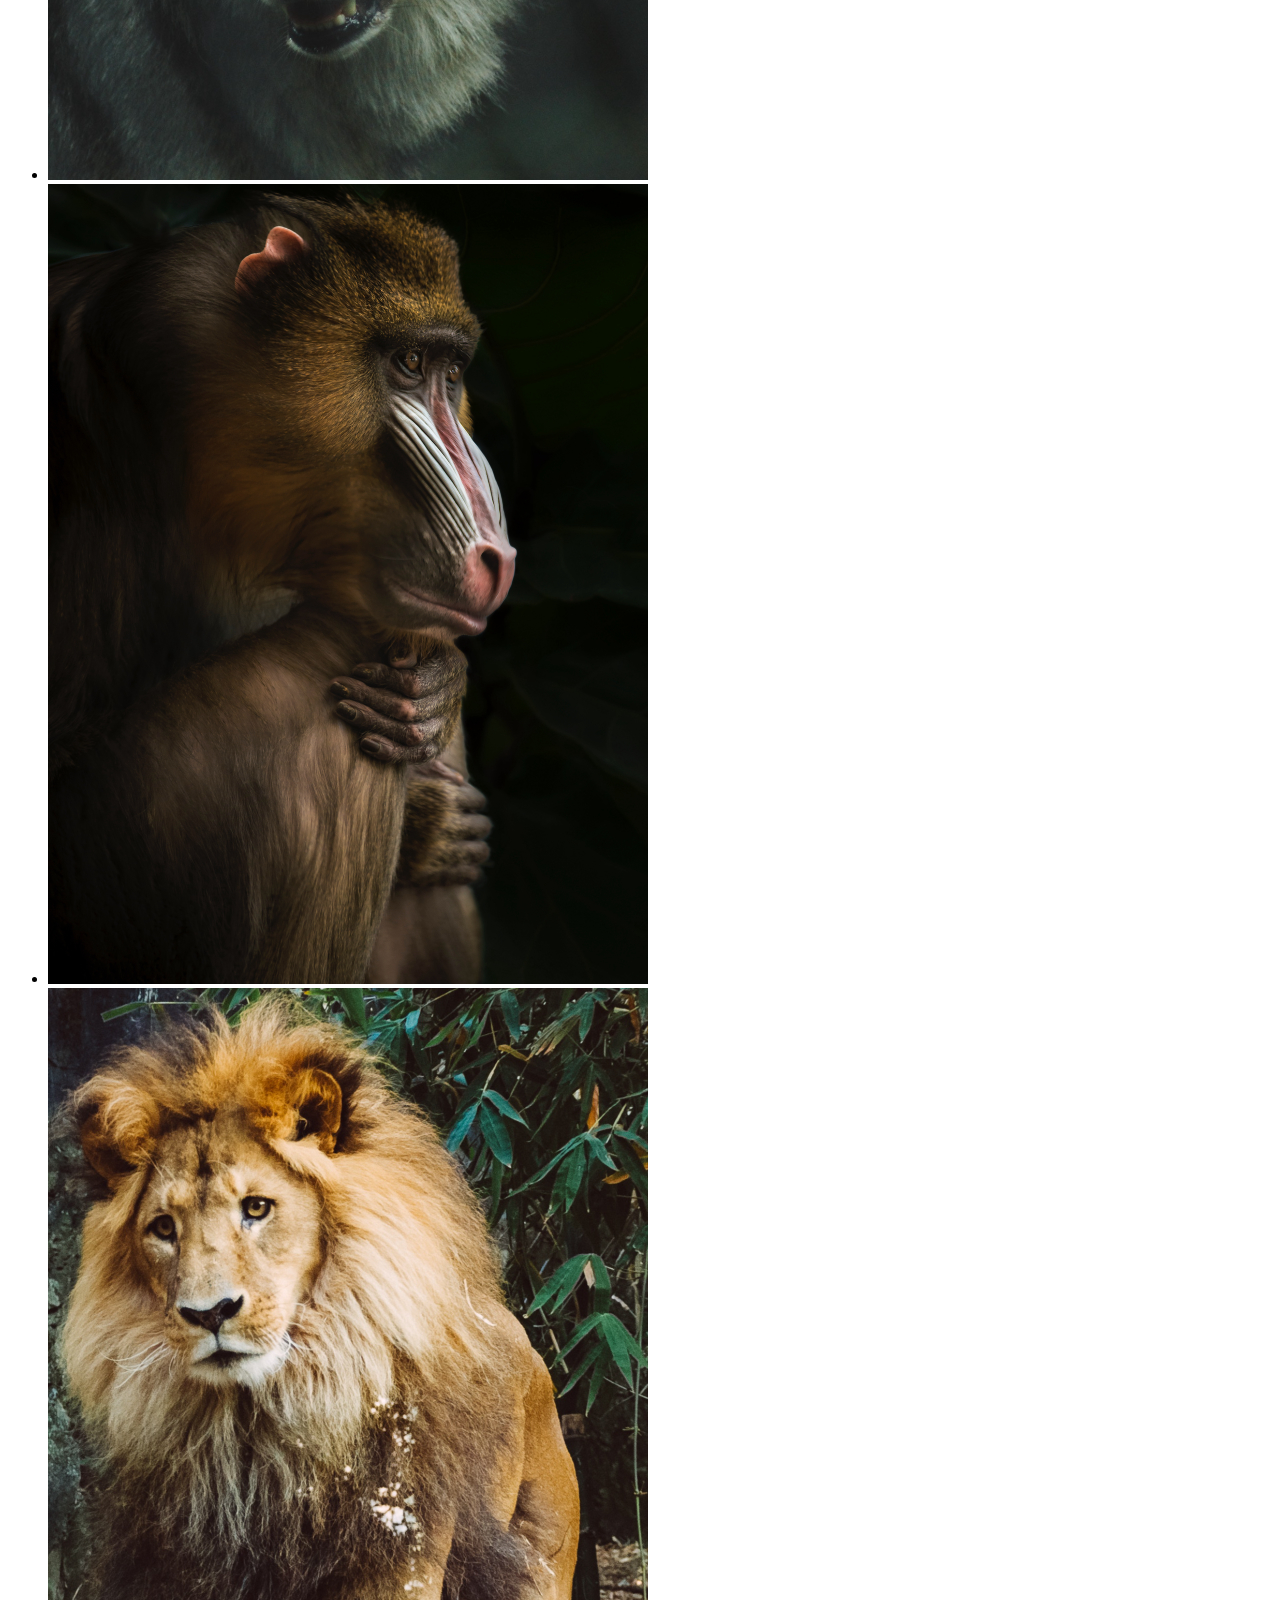
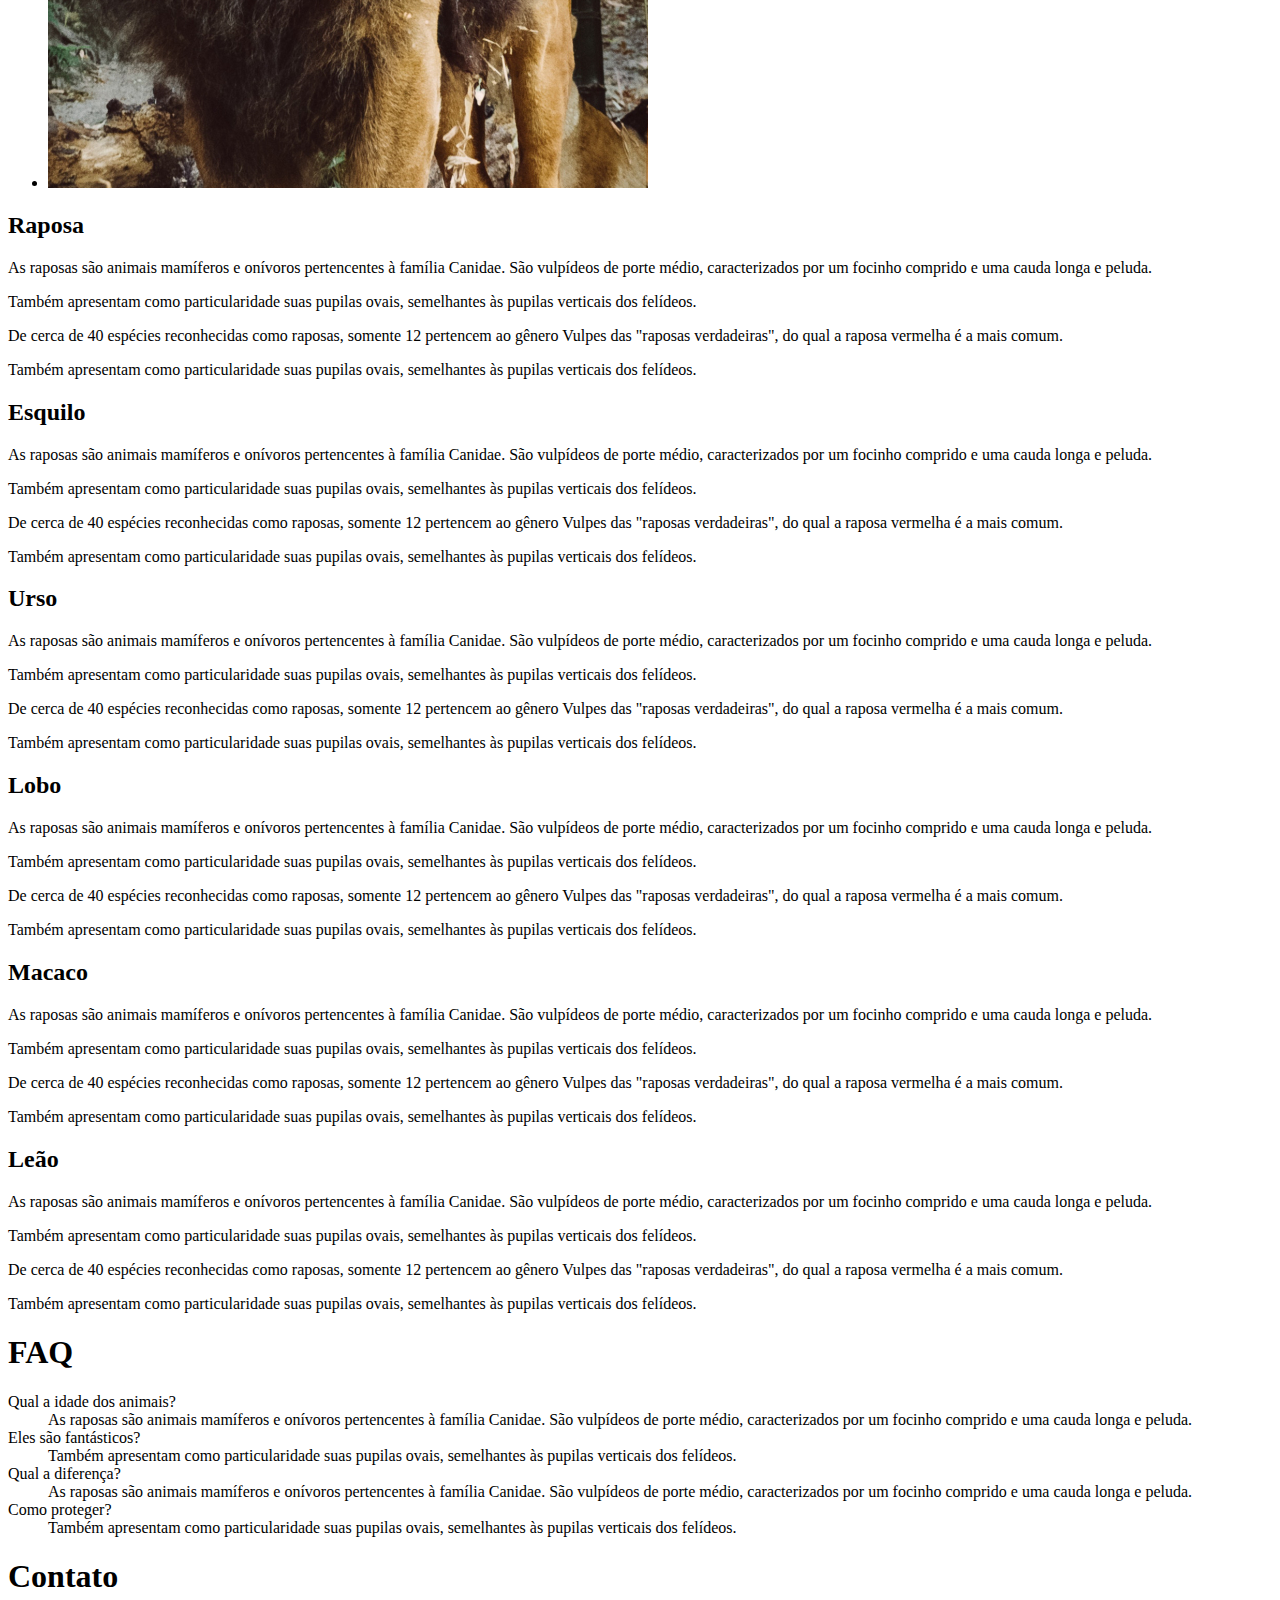
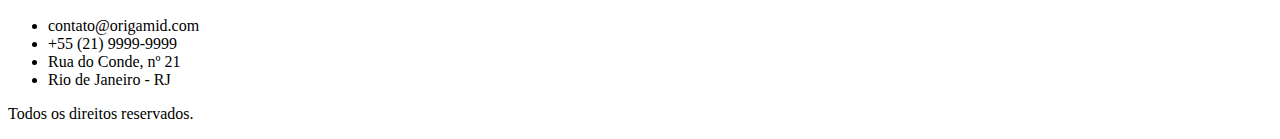
<file: exerciciosArrowFunctioneForEach.html>
<!DOCTYPE html>
<html>

<head>
    <meta charset="utf-8" />
    <meta http-equiv="X-UA-Compatible" content="IE=edge">
    <title>Animais Fantásticos</title>
    <meta name="viewport" content="width=device-width, initial-scale=1">
    <link href="https://fonts.googleapis.com/css?family=Playfair+Display+SC" rel="stylesheet">
</head>

<body>
    <nav class="menu">
        <ul>
            <li><a href="#animais">Animais</a></li>
            <li><a href="#faq">Faq</a></li>
            <li><a href="#contato">Contato</a></li>
            <li><a href="https://www.origamid.com/">Dev →</a></li>
        </ul>
    </nav>
    <section class="grid-section animais" id="animais">
        <h1 class="titulo">Animais Fantásticos</h1>
        <ul class="animais-lista">
            <li>
                <img src="img/imagem1.jpg">
            </li>
            <li>
                <img src="img/imagem2.jpg">
            </li>
            <li>
                <img src="img/imagem3.jpg">
            </li>
            <li>
                <img src="img/imagem4.jpg">
            </li>
            <li>
                <img src="img/imagem5.jpg">
            </li>
            <li>
                <img src="img/imagem6.jpg">
            </li>
        </ul>
        <div class="animais-descricao">
            <section>
                <h2>Raposa</h2>
                <p>As raposas são animais mamíferos e onívoros pertencentes à família Canidae. São vulpídeos de porte
                    médio, caracterizados
                    por um focinho comprido e uma cauda longa e peluda.</p>
                <p>Também apresentam como particularidade suas pupilas ovais, semelhantes às pupilas verticais dos
                    felídeos.</p>
                <p>De cerca de 40 espécies reconhecidas como raposas, somente 12 pertencem ao gênero Vulpes das "raposas
                    verdadeiras", do
                    qual a raposa vermelha é a mais comum.</p>
                <p>Também apresentam como particularidade suas pupilas ovais, semelhantes às pupilas verticais dos
                    felídeos.</p>
            </section>

            <section>
                <h2>Esquilo</h2>
                <p>As raposas são animais mamíferos e onívoros pertencentes à família Canidae. São vulpídeos de porte
                    médio, caracterizados
                    por um focinho comprido e uma cauda longa e peluda.</p>
                <p>Também apresentam como particularidade suas pupilas ovais, semelhantes às pupilas verticais dos
                    felídeos.</p>
                <p>De cerca de 40 espécies reconhecidas como raposas, somente 12 pertencem ao gênero Vulpes das "raposas
                    verdadeiras", do
                    qual a raposa vermelha é a mais comum.</p>
                <p>Também apresentam como particularidade suas pupilas ovais, semelhantes às pupilas verticais dos
                    felídeos.</p>
            </section>
            <section>
                <h2>Urso</h2>
                <p>As raposas são animais mamíferos e onívoros pertencentes à família Canidae. São vulpídeos de porte
                    médio, caracterizados
                    por um focinho comprido e uma cauda longa e peluda.</p>
                <p>Também apresentam como particularidade suas pupilas ovais, semelhantes às pupilas verticais dos
                    felídeos.</p>
                <p>De cerca de 40 espécies reconhecidas como raposas, somente 12 pertencem ao gênero Vulpes das "raposas
                    verdadeiras", do
                    qual a raposa vermelha é a mais comum.</p>
                <p>Também apresentam como particularidade suas pupilas ovais, semelhantes às pupilas verticais dos
                    felídeos.</p>
            </section>
            <section>
                <h2>Lobo</h2>
                <p>As raposas são animais mamíferos e onívoros pertencentes à família Canidae. São vulpídeos de porte
                    médio, caracterizados
                    por um focinho comprido e uma cauda longa e peluda.</p>
                <p>Também apresentam como particularidade suas pupilas ovais, semelhantes às pupilas verticais dos
                    felídeos.</p>
                <p>De cerca de 40 espécies reconhecidas como raposas, somente 12 pertencem ao gênero Vulpes das "raposas
                    verdadeiras", do
                    qual a raposa vermelha é a mais comum.</p>
                <p>Também apresentam como particularidade suas pupilas ovais, semelhantes às pupilas verticais dos
                    felídeos.</p>
            </section>
            <section>
                <h2>Macaco</h2>
                <p>As raposas são animais mamíferos e onívoros pertencentes à família Canidae. São vulpídeos de porte
                    médio, caracterizados
                    por um focinho comprido e uma cauda longa e peluda.</p>
                <p>Também apresentam como particularidade suas pupilas ovais, semelhantes às pupilas verticais dos
                    felídeos.</p>
                <p>De cerca de 40 espécies reconhecidas como raposas, somente 12 pertencem ao gênero Vulpes das "raposas
                    verdadeiras", do
                    qual a raposa vermelha é a mais comum.</p>
                <p>Também apresentam como particularidade suas pupilas ovais, semelhantes às pupilas verticais dos
                    felídeos.</p>
            </section>
            <section>
                <h2>Leão</h2>
                <p>As raposas são animais mamíferos e onívoros pertencentes à família Canidae. São vulpídeos de porte
                    médio, caracterizados
                    por um focinho comprido e uma cauda longa e peluda.</p>
                <p>Também apresentam como particularidade suas pupilas ovais, semelhantes às pupilas verticais dos
                    felídeos.</p>
                <p>De cerca de 40 espécies reconhecidas como raposas, somente 12 pertencem ao gênero Vulpes das "raposas
                    verdadeiras", do
                    qual a raposa vermelha é a mais comum.</p>
                <p>Também apresentam como particularidade suas pupilas ovais, semelhantes às pupilas verticais dos
                    felídeos.</p>
            </section>
        </div>
    </section>

    <section class="grid-section faq" id="faq">
        <h1 class="titulo">FAQ</h1>
        <dl class="faq-lista">
            <dt>Qual a idade dos animais?</dt>
            <dd>As raposas são animais mamíferos e onívoros pertencentes à família Canidae. São vulpídeos de porte
                médio, caracterizados por um focinho comprido e uma cauda longa e peluda.</dd>
            <dt>Eles são fantásticos?</dt>
            <dd>Também apresentam como particularidade suas pupilas ovais, semelhantes às pupilas verticais dos
                felídeos.</dd>
            <dt>Qual a diferença?</dt>
            <dd>As raposas são animais mamíferos e onívoros pertencentes à família Canidae. São vulpídeos de porte
                médio, caracterizados por um focinho comprido e uma cauda longa e peluda.</dd>
            <dt>Como proteger?</dt>
            <dd>Também apresentam como particularidade suas pupilas ovais, semelhantes às pupilas verticais dos
                felídeos.</dd>
        </dl>
    </section>

    <section class="grid-section contato" id="contato">
        <h1 class="titulo">Contato</h1>
        <!-- <div class="mapa">
            <img src="img/mapa.png">
        </div> -->
        <ul class="dados">
            <li>contato@origamid.com</li>
            <li>+55 (21) 9999-9999</li>
            <li>Rua do Conde, nº 21</li>
            <li>Rio de Janeiro - RJ</li>
        </ul>
    </section>

    <footer class="copy">
        <p>Todos os direitos reservados.</p>
    </footer>

    <script src="exerciciosArrowFunctioneForEach.js"></script>
</body>

</html>
</file>
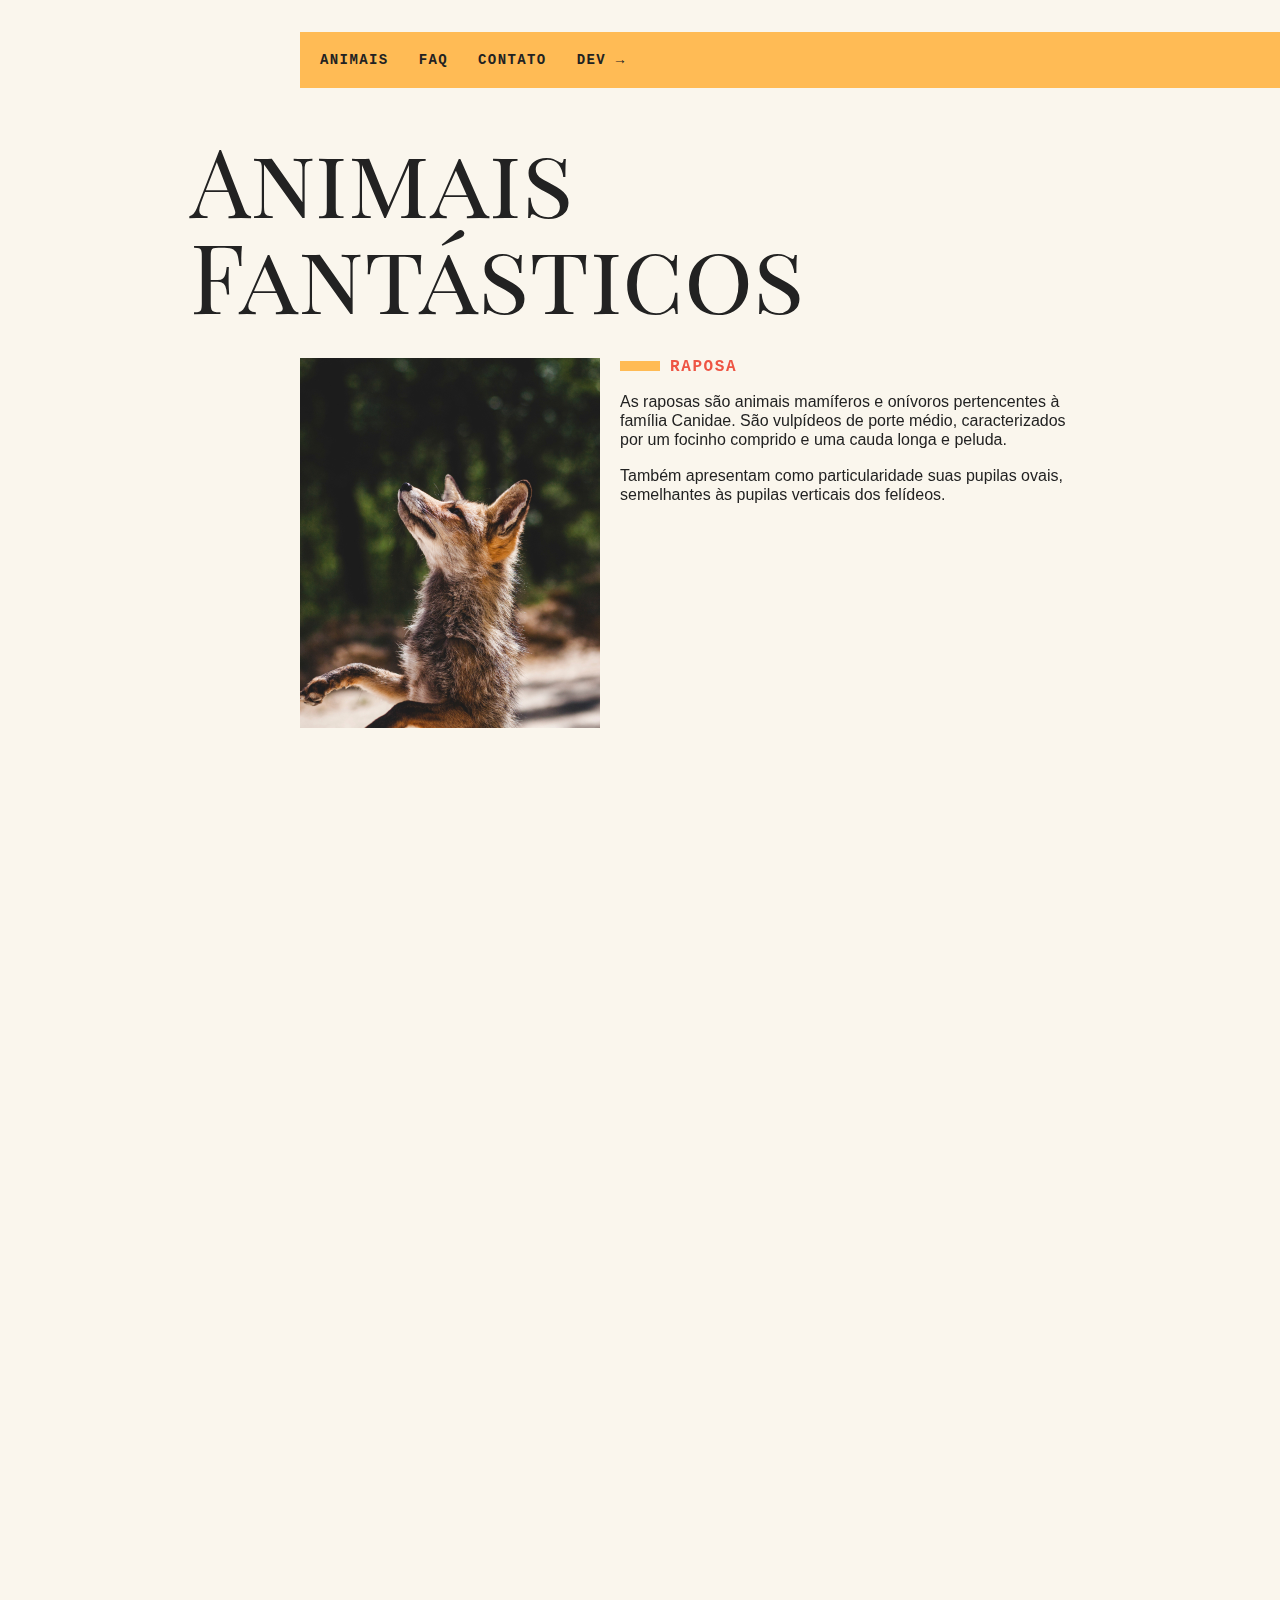
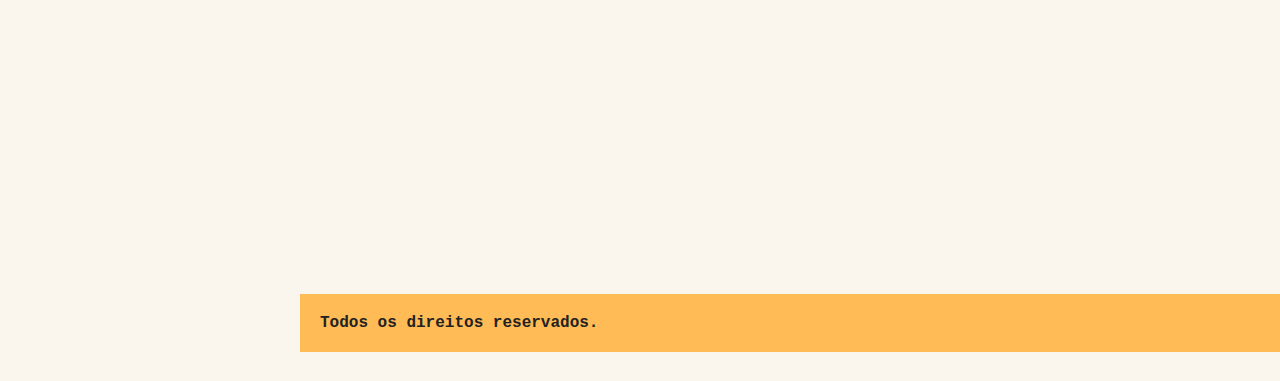
<file: navegacao-por-tabs.html>
<!DOCTYPE html>
<html class="pt-br">

<head>
    <meta charset="utf-8" />
    <meta http-equiv="X-UA-Compatible" content="IE=edge">
    <title>Animais Fantásticos</title>
    <meta name="viewport" content="width=device-width, initial-scale=1">
    <link href="https://fonts.googleapis.com/css?family=Playfair+Display+SC" rel="stylesheet">
    <link rel="stylesheet" type="text/css" href="css/style.css" />
    <script>
        document.documentElement.className += ' js'
    </script>
</head>

<body>
    <nav class="menu js-menu">
        <ul>
            <li><a href="#animais">Animais</a></li>
            <li><a href="#faq">Faq</a></li>
            <li><a href="#contato">Contato</a></li>
            <li><a href="https://www.origamid.com/">Dev →</a></li>
        </ul>
    </nav>
    <section class="grid-section animais js-scroll" id="animais">
        <h1 class="titulo">Animais Fantásticos</h1>
        <ul class="animais-lista js-tabmenu">
            <li>
                <img src="img/imagem1.jpg" alt="raposa">
            </li>
            <li>
                <img src="img/imagem2.jpg">
            </li>
            <li>
                <img src="img/imagem3.jpg">
            </li>
            <li>
                <img src="img/imagem4.jpg">
            </li>
            <li>
                <img src="img/imagem5.jpg">
            </li>
            <li>
                <img src="img/imagem6.jpg">
            </li>
        </ul>
        <div class="animais-descricao js-tabcontent">
            <section>
                <h2>Raposa</h2>
                <p>As raposas são animais mamíferos e onívoros pertencentes à família Canidae. São vulpídeos de porte
                    médio, caracterizados
                    por um focinho comprido e uma cauda longa e peluda.</p>
                <p>Também apresentam como particularidade suas pupilas ovais, semelhantes às pupilas verticais dos
                    felídeos.</p>
            </section>

            <section>
                <h2>Esquilo</h2>
                <p>As raposas são animais mamíferos e onívoros pertencentes à família Canidae. São vulpídeos de porte
                    médio, caracterizados
                    por um focinho comprido e uma cauda longa e peluda.</p>
                <p>Também apresentam como particularidade suas pupilas ovais, semelhantes às pupilas verticais dos
                    felídeos.</p>
                <p>De cerca de 40 espécies reconhecidas como raposas, somente 12 pertencem ao gênero Vulpes das "raposas
                    verdadeiras", do
            </section>
            <section>
                <h2>Urso</h2>
                <p>Também apresentam como particularidade suas pupilas ovais, semelhantes às pupilas verticais dos
                    felídeos.</p>
            </section>
            <section>
                <h2>Lobo</h2>
                <p>As raposas são animais mamíferos e onívoros pertencentes à família Canidae. São vulpídeos de porte
                    médio, caracterizados
                    por um focinho comprido e uma cauda longa e peluda.</p>
                <p>Também apresentam como particularidade suas pupilas ovais, semelhantes às pupilas verticais dos
                    felídeos.</p>
                <p>De cerca de 40 espécies reconhecidas como raposas, somente 12 pertencem ao gênero Vulpes das "raposas
                    verdadeiras", do
                    qual a raposa vermelha é a mais comum.</p>
                <p>Também apresentam como particularidade suas pupilas ovais, semelhantes às pupilas verticais dos
                    felídeos.</p>
            </section>
            <section>
                <h2>Macaco</h2>
                <p>As raposas são animais mamíferos e onívoros pertencentes à família Canidae. São vulpídeos de porte
                    médio, caracterizados
                    por um focinho comprido e uma cauda longa e peluda.</p>
                <p>Também apresentam como particularidade suas pupilas ovais, semelhantes às pupilas verticais dos
                    felídeos.</p>
                <p>De cerca de 40 espécies reconhecidas como raposas, somente 12 pertencem ao gênero Vulpes das "raposas
                    verdadeiras", do
                    qual a raposa vermelha é a mais comum.</p>
                <p>Também apresentam como particularidade suas pupilas ovais, semelhantes às pupilas verticais dos
                    felídeos.</p>
            </section>
            <section>
                <h2>Leão</h2>
                <p>As raposas são animais mamíferos e onívoros pertencentes à família Canidae. São vulpídeos de porte
                    médio, caracterizados
                    por um focinho comprido e uma cauda longa e peluda.</p>
                <p>Também apresentam como particularidade suas pupilas ovais, semelhantes às pupilas verticais dos
                    felídeos.</p>
                <p>De cerca de 40 espécies reconhecidas como raposas, somente 12 pertencem ao gênero Vulpes das "raposas
                    verdadeiras", do
                    qual a raposa vermelha é a mais comum.</p>
                <p>Também apresentam como particularidade suas pupilas ovais, semelhantes às pupilas verticais dos
                    felídeos.</p>
            </section>
        </div>
    </section>

    <section class="grid-section faq js-scroll" id="faq">
        <h1 class="titulo">FAQ</h1>
        <dl class="faq-lista js-accordion">
            <dt>Qual a idade dos animais?</dt>
            <dd>As raposas são animais mamíferos e onívoros pertencentes à família Canidae. São vulpídeos de porte
                médio, caracterizados por um focinho comprido e uma cauda longa e peluda.</dd>
            <dt>Eles são fantásticos?</dt>
            <dd>Também apresentam como particularidade suas pupilas ovais, semelhantes às pupilas verticais dos
                felídeos.</dd>
            <dt>Qual a diferença?</dt>
            <dd>As raposas são animais mamíferos e onívoros pertencentes à família Canidae. São vulpídeos de porte
                médio, caracterizados por um focinho comprido e uma cauda longa e peluda.</dd>
            <dt>Como proteger?</dt>
            <dd>Também apresentam como particularidade suas pupilas ovais, semelhantes às pupilas verticais dos
                felídeos.</dd>
        </dl>
    </section>

    <section class="grid-section contato js-scroll" id="contato">
        <h1 class="titulo">Contato</h1>
        <div class="mapa">
            <img src="img/mapa.png">
        </div>
        <ul class="dados">
            <li>contato@origamid.com</li>
            <li>+55 (21) 9999-9999</li>
            <li>Rua do Conde, nº 21</li>
            <li>Rio de Janeiro - RJ</li>
        </ul>
    </section>

    <footer class="copy">
        <p>Todos os direitos reservados.</p>
    </footer>

    <script src="navegacao-por-tabs.js"></script>
</body>

</html>
</file>
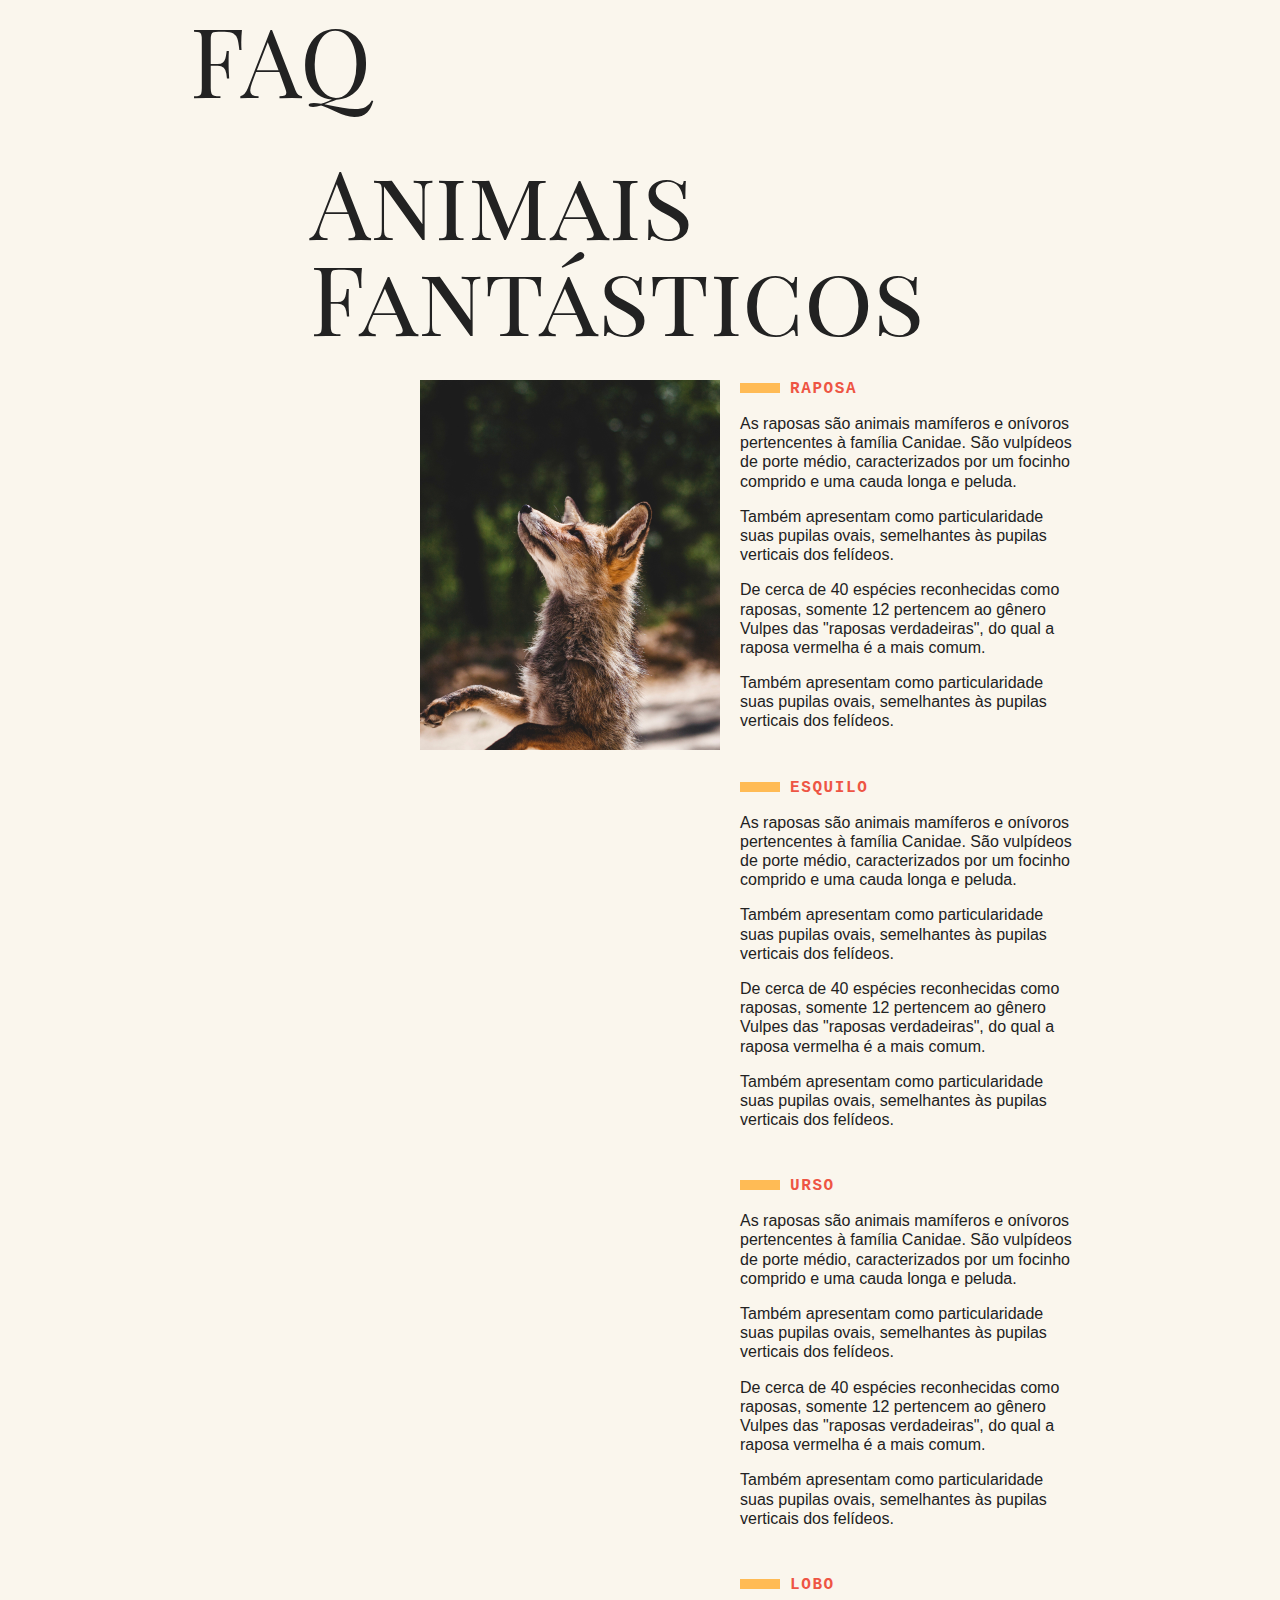
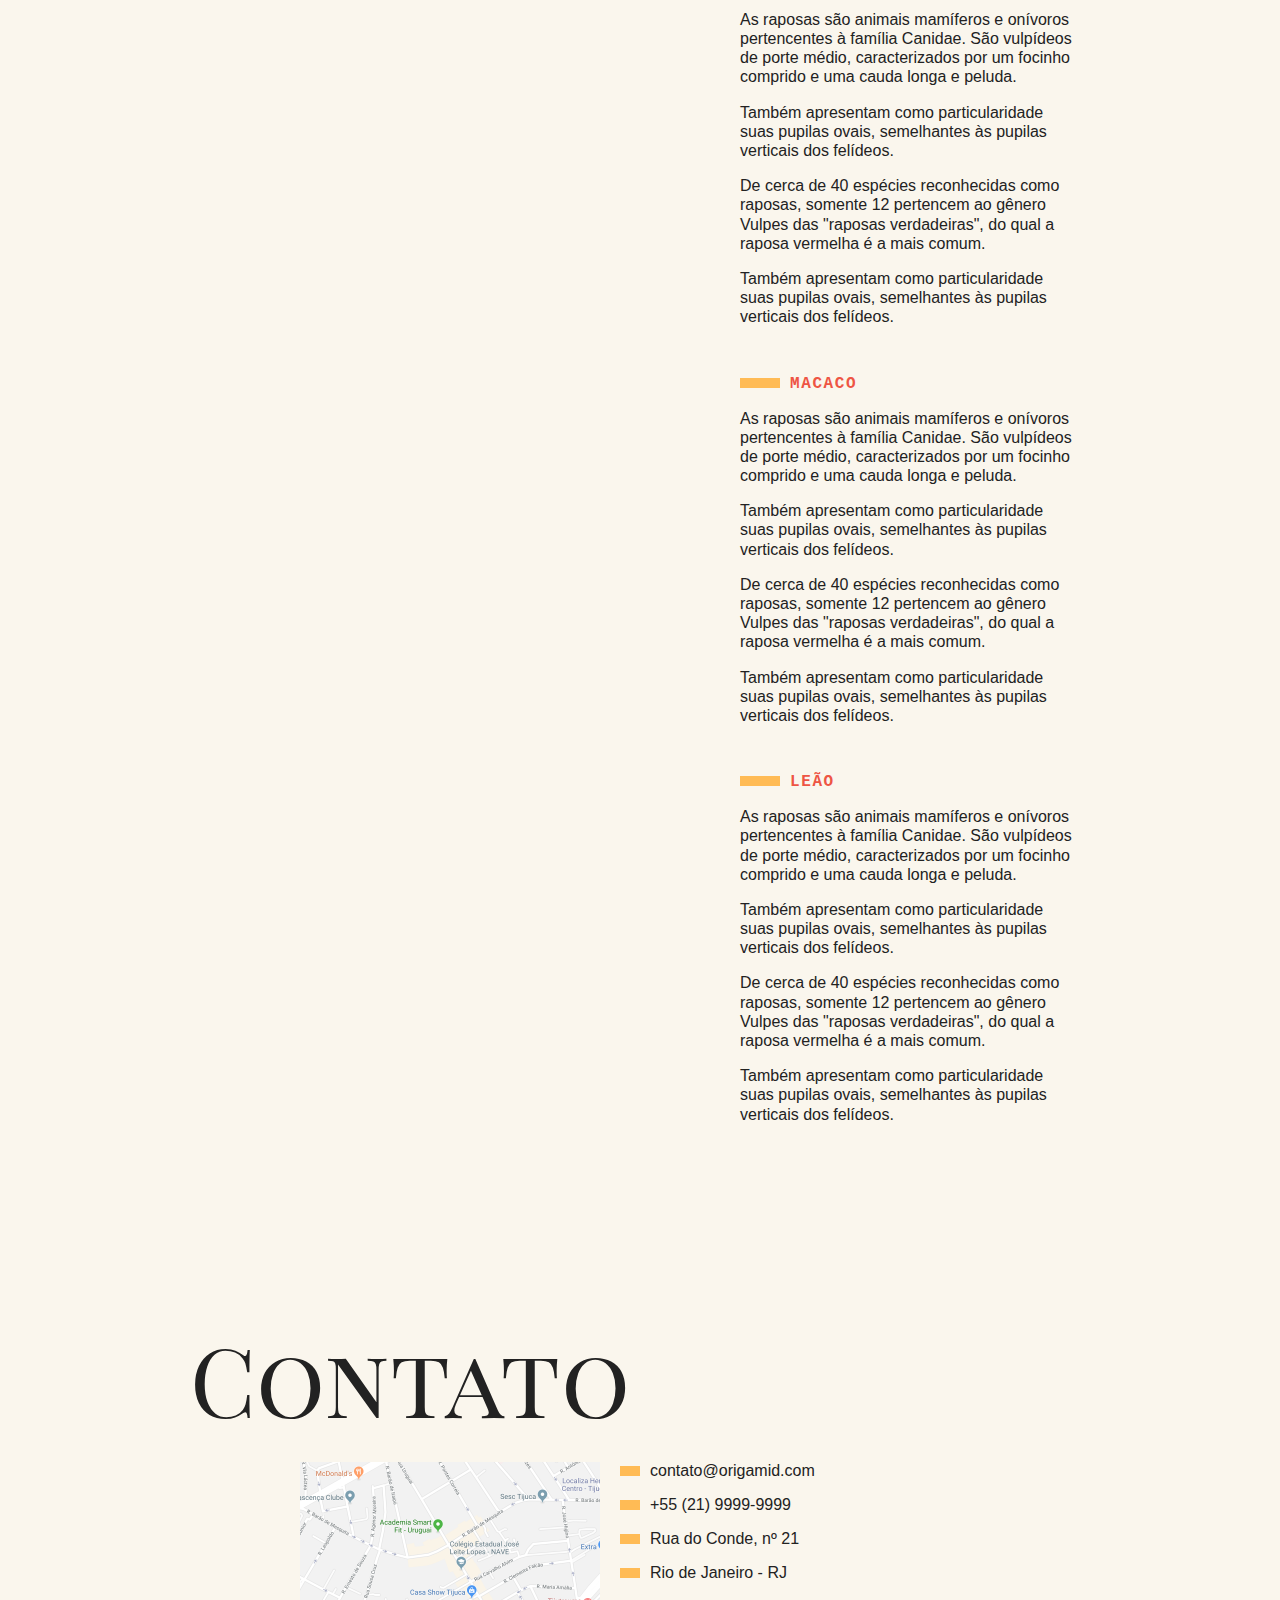
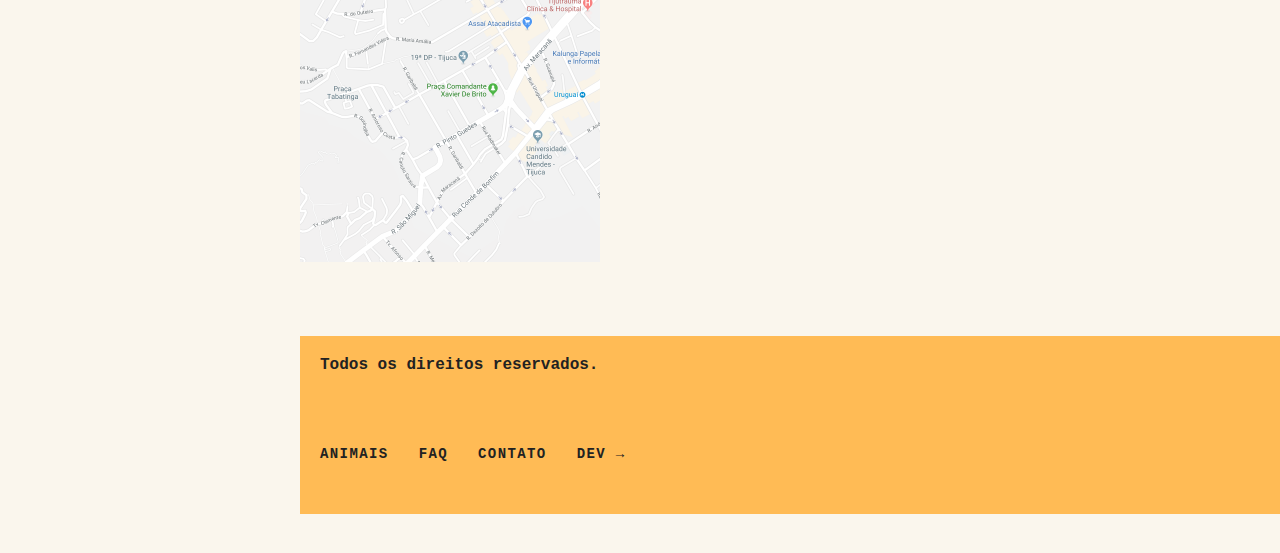
<file: transversing-e-manipulacao.html>
<!DOCTYPE html>
<html>

<head>
    <meta charset="utf-8" />
    <meta http-equiv="X-UA-Compatible" content="IE=edge">
    <title>Animais Fantásticos</title>
    <meta name="viewport" content="width=device-width, initial-scale=1">
    <link href="https://fonts.googleapis.com/css?family=Playfair+Display+SC" rel="stylesheet">
    <link rel="stylesheet" type="text/css" href="css/style.css" />
</head>

<body>
    <nav class="menu">
        <ul>
            <li><a href="#animais">Animais</a></li>
            <li><a href="#faq">Faq</a></li>
            <li><a href="#contato">Contato</a></li>
            <li><a href="https://www.origamid.com/">Dev →</a></li>
        </ul>
    </nav>
    <section class="grid-section animais" id="animais">
        <h1 class="titulo">Animais Fantásticos</h1>
        <ul class="animais-lista">
            <li>
                <img src="img/imagem1.jpg" alt="raposa">
            </li>
            <li>
                <img src="img/imagem2.jpg">
            </li>
            <li>
                <img src="img/imagem3.jpg">
            </li>
            <li>
                <img src="img/imagem4.jpg">
            </li>
            <li>
                <img src="img/imagem5.jpg">
            </li>
            <li>
                <img src="img/imagem6.jpg">
            </li>
        </ul>
        <div class="animais-descricao">
            <section>
                <h2>Raposa</h2>
                <p>As raposas são animais mamíferos e onívoros pertencentes à família Canidae. São vulpídeos de porte
                    médio, caracterizados
                    por um focinho comprido e uma cauda longa e peluda.</p>
                <p>Também apresentam como particularidade suas pupilas ovais, semelhantes às pupilas verticais dos
                    felídeos.</p>
                <p>De cerca de 40 espécies reconhecidas como raposas, somente 12 pertencem ao gênero Vulpes das "raposas
                    verdadeiras", do
                    qual a raposa vermelha é a mais comum.</p>
                <p>Também apresentam como particularidade suas pupilas ovais, semelhantes às pupilas verticais dos
                    felídeos.</p>
            </section>

            <section>
                <h2>Esquilo</h2>
                <p>As raposas são animais mamíferos e onívoros pertencentes à família Canidae. São vulpídeos de porte
                    médio, caracterizados
                    por um focinho comprido e uma cauda longa e peluda.</p>
                <p>Também apresentam como particularidade suas pupilas ovais, semelhantes às pupilas verticais dos
                    felídeos.</p>
                <p>De cerca de 40 espécies reconhecidas como raposas, somente 12 pertencem ao gênero Vulpes das "raposas
                    verdadeiras", do
                    qual a raposa vermelha é a mais comum.</p>
                <p>Também apresentam como particularidade suas pupilas ovais, semelhantes às pupilas verticais dos
                    felídeos.</p>
            </section>
            <section>
                <h2>Urso</h2>
                <p>As raposas são animais mamíferos e onívoros pertencentes à família Canidae. São vulpídeos de porte
                    médio, caracterizados
                    por um focinho comprido e uma cauda longa e peluda.</p>
                <p>Também apresentam como particularidade suas pupilas ovais, semelhantes às pupilas verticais dos
                    felídeos.</p>
                <p>De cerca de 40 espécies reconhecidas como raposas, somente 12 pertencem ao gênero Vulpes das "raposas
                    verdadeiras", do
                    qual a raposa vermelha é a mais comum.</p>
                <p>Também apresentam como particularidade suas pupilas ovais, semelhantes às pupilas verticais dos
                    felídeos.</p>
            </section>
            <section>
                <h2>Lobo</h2>
                <p>As raposas são animais mamíferos e onívoros pertencentes à família Canidae. São vulpídeos de porte
                    médio, caracterizados
                    por um focinho comprido e uma cauda longa e peluda.</p>
                <p>Também apresentam como particularidade suas pupilas ovais, semelhantes às pupilas verticais dos
                    felídeos.</p>
                <p>De cerca de 40 espécies reconhecidas como raposas, somente 12 pertencem ao gênero Vulpes das "raposas
                    verdadeiras", do
                    qual a raposa vermelha é a mais comum.</p>
                <p>Também apresentam como particularidade suas pupilas ovais, semelhantes às pupilas verticais dos
                    felídeos.</p>
            </section>
            <section>
                <h2>Macaco</h2>
                <p>As raposas são animais mamíferos e onívoros pertencentes à família Canidae. São vulpídeos de porte
                    médio, caracterizados
                    por um focinho comprido e uma cauda longa e peluda.</p>
                <p>Também apresentam como particularidade suas pupilas ovais, semelhantes às pupilas verticais dos
                    felídeos.</p>
                <p>De cerca de 40 espécies reconhecidas como raposas, somente 12 pertencem ao gênero Vulpes das "raposas
                    verdadeiras", do
                    qual a raposa vermelha é a mais comum.</p>
                <p>Também apresentam como particularidade suas pupilas ovais, semelhantes às pupilas verticais dos
                    felídeos.</p>
            </section>
            <section>
                <h2>Leão</h2>
                <p>As raposas são animais mamíferos e onívoros pertencentes à família Canidae. São vulpídeos de porte
                    médio, caracterizados
                    por um focinho comprido e uma cauda longa e peluda.</p>
                <p>Também apresentam como particularidade suas pupilas ovais, semelhantes às pupilas verticais dos
                    felídeos.</p>
                <p>De cerca de 40 espécies reconhecidas como raposas, somente 12 pertencem ao gênero Vulpes das "raposas
                    verdadeiras", do
                    qual a raposa vermelha é a mais comum.</p>
                <p>Também apresentam como particularidade suas pupilas ovais, semelhantes às pupilas verticais dos
                    felídeos.</p>
            </section>
        </div>
    </section>

    <section class="grid-section faq" id="faq">
        <h1 class="titulo">FAQ</h1>
        <dl class="faq-lista">
            <dt>Qual a idade dos animais?</dt>
            <dd>As raposas são animais mamíferos e onívoros pertencentes à família Canidae. São vulpídeos de porte
                médio, caracterizados por um focinho comprido e uma cauda longa e peluda.</dd>
            <dt>Eles são fantásticos?</dt>
            <dd>Também apresentam como particularidade suas pupilas ovais, semelhantes às pupilas verticais dos
                felídeos.</dd>
            <dt>Qual a diferença?</dt>
            <dd>As raposas são animais mamíferos e onívoros pertencentes à família Canidae. São vulpídeos de porte
                médio, caracterizados por um focinho comprido e uma cauda longa e peluda.</dd>
            <dt>Como proteger?</dt>
            <dd>Também apresentam como particularidade suas pupilas ovais, semelhantes às pupilas verticais dos
                felídeos.</dd>
        </dl>
    </section>

    <section class="grid-section contato" id="contato">
        <h1 class="titulo">Contato</h1>
        <div class="mapa">
            <img src="img/mapa.png">
        </div>
        <ul class="dados">
            <li>contato@origamid.com</li>
            <li>+55 (21) 9999-9999</li>
            <li>Rua do Conde, nº 21</li>
            <li>Rio de Janeiro - RJ</li>
        </ul>
    </section>

    <footer class="copy">
        <p>Todos os direitos reservados.</p>
    </footer>

    <script src="transversing-e-manipulacao.js"></script>
</body>

</html>
</file>
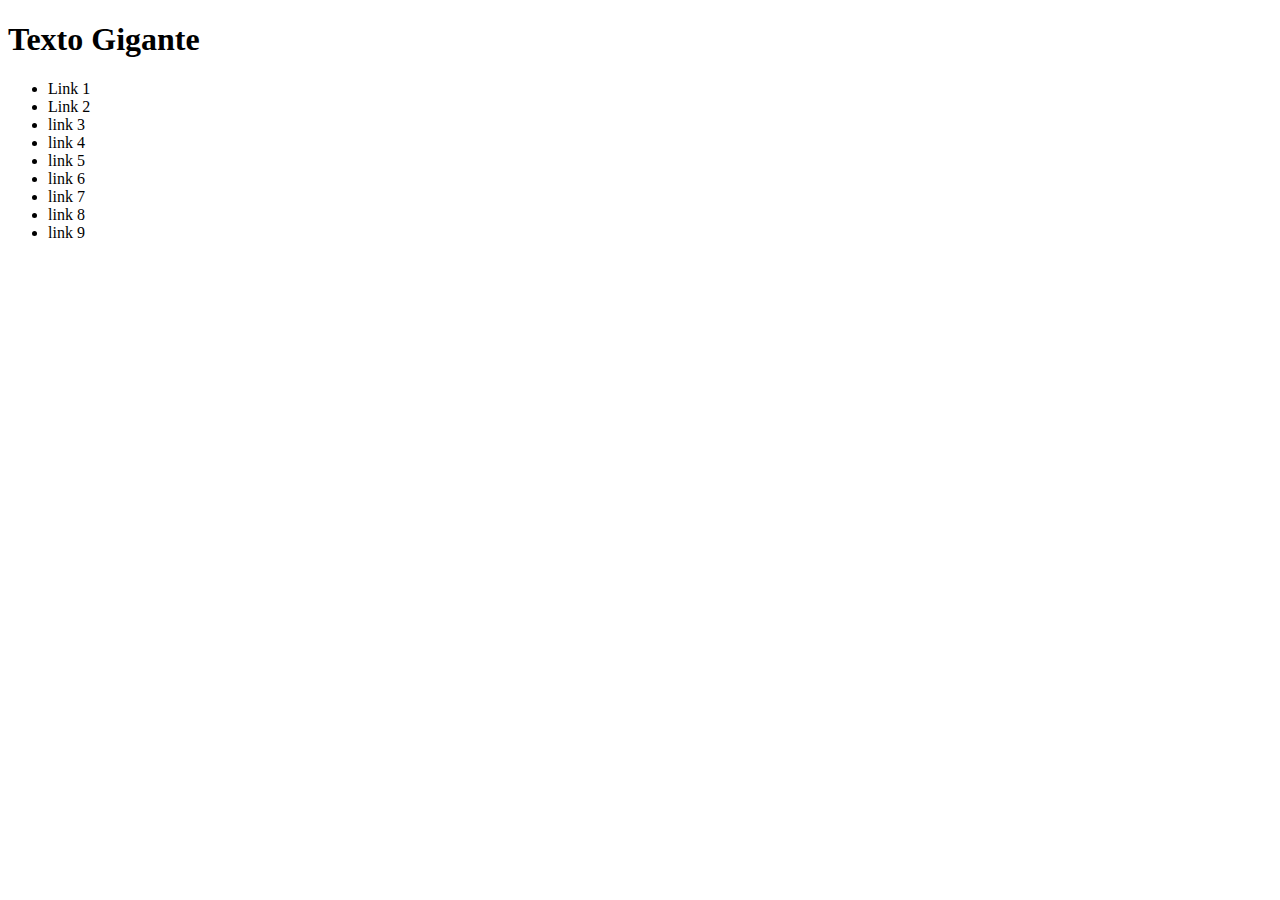
<file: objetos/nativeHostUser.html>
<!DOCTYPE html>
<html lang="en">
<head>
    <meta charset="UTF-8">
    <meta name="viewport" content="width=device-width, initial-scale=1.0">
    <title>Document</title>
</head>
<body>
    <h1> Texto Gigante </h1>
    <ul>
        <li> Link 1 </li>
        <li> Link 2 </li>
        <li> link 3 </li>
        <li> link 4 </li>
        <li> link 5 </li>
        <li> link 6 </li>
        <li> link 7 </li>
        <li> link 8 </li>
        <li> link 9 </li>
    </ul>
    <script src="nativeHostUser.js"></script>
</body>
</html>
</file>
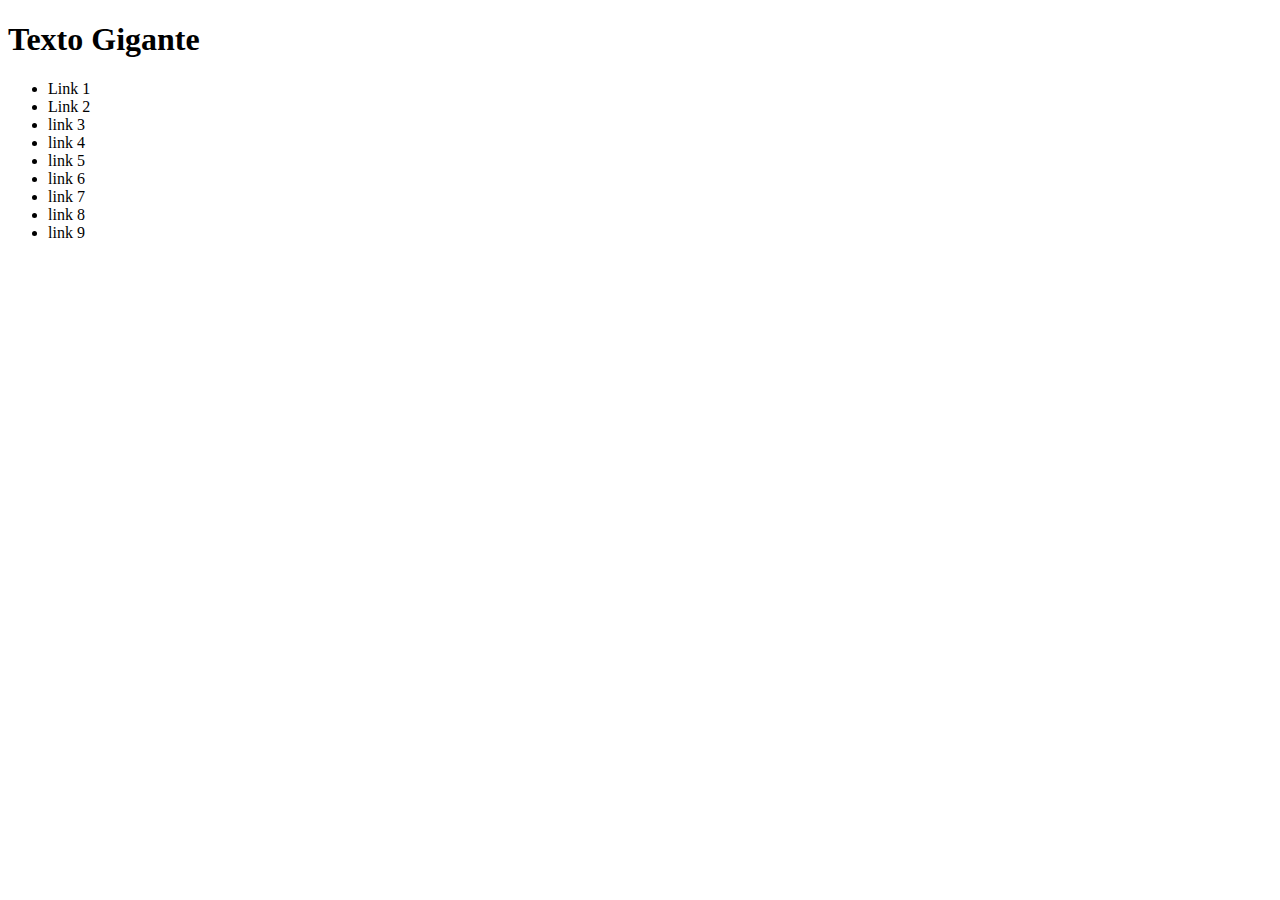
<file: objetos/objetos.html>
<!DOCTYPE html>
<html lang="en">
<head>
    <meta charset="UTF-8">
    <meta name="viewport" content="width=device-width, initial-scale=1.0">
    <title>Document</title>
</head>
<body>
    <h1> Texto Gigante </h1>
    <ul>
        <li> Link 1 </li>
        <li> Link 2 </li>
        <li> link 3 </li>
        <li> link 4 </li>
        <li> link 5 </li>
        <li> link 6 </li>
        <li> link 7 </li>
        <li> link 8 </li>
        <li> link 9 </li>
    </ul>
    <script src="objetos.js"></script>
</body>
</html>
</file>
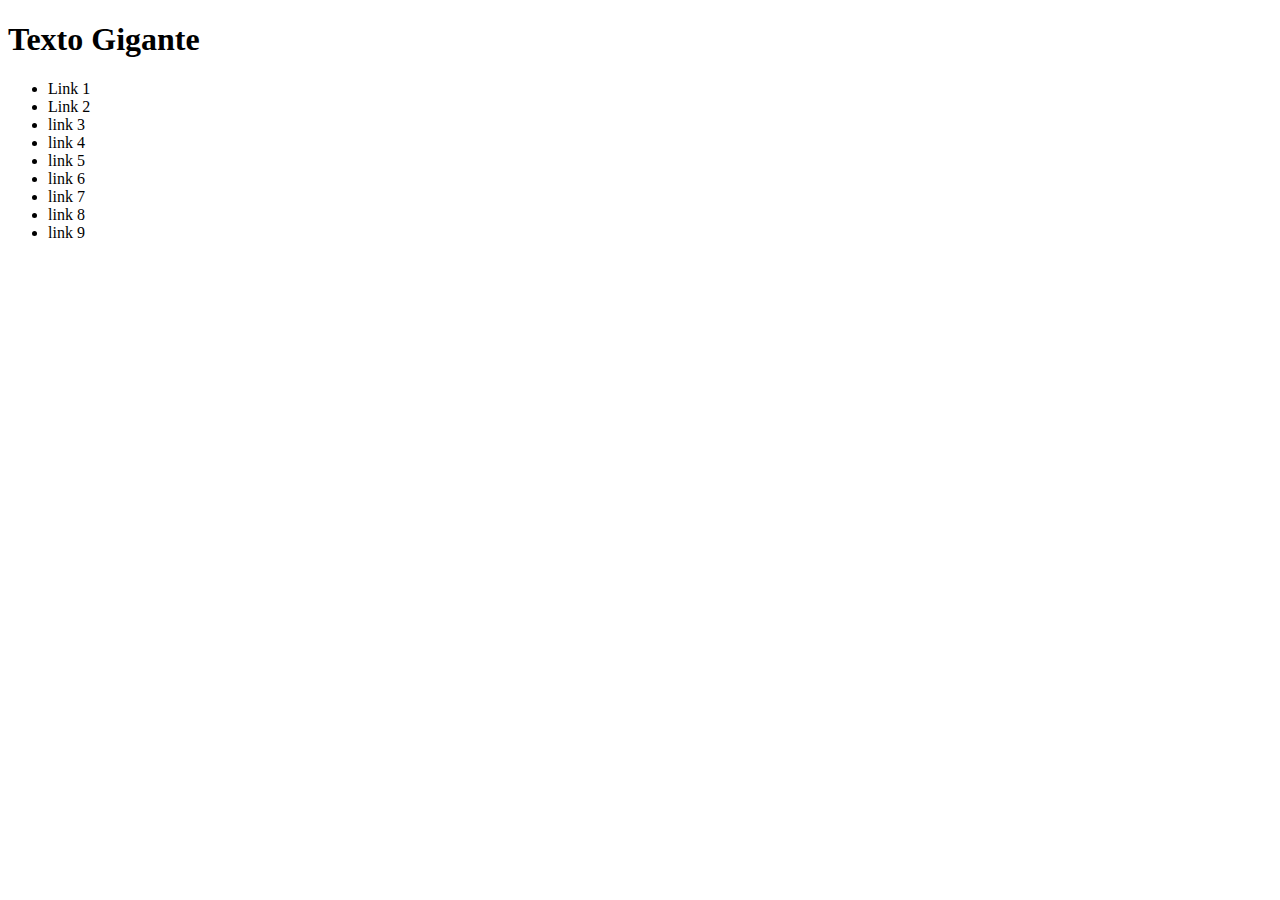
<file: objetos/prototype.html>
<!DOCTYPE html>
<html lang="en">
<head>
    <meta charset="UTF-8">
    <meta name="viewport" content="width=device-width, initial-scale=1.0">
    <title>Document</title>
</head>
<body>
    <h1> Texto Gigante </h1>
    <ul>
        <li> Link 1 </li>
        <li> Link 2 </li>
        <li> link 3 </li>
        <li> link 4 </li>
        <li> link 5 </li>
        <li> link 6 </li>
        <li> link 7 </li>
        <li> link 8 </li>
        <li> link 9 </li>
    </ul>
    <script src="prototype.js"></script>
</body>
</html>
</file>
<file: css/style.css>
body,
h1,
h2,
ul,
li,
p,
dd,
dt,
dl {
    margin: 0px;
    padding: 0px;
}

img {
    display: block;
    max-width: 100%;
}

ul {
    list-style: none;
}

body {
    background: #faf6ed;
    color: #222;
    -webkit-font-smoothing: antialiased;
    display: grid;
    grid-template-columns: 1fr 120px minmax(300px, 800px) 1fr;
}

.texto{
    font-size: large;
}

.menu {
    grid-column: 3 / 5;
    margin-top: 2rem;
    margin-bottom: 2rem;
    background: #FB5;
}

.menu ul {
    display: flex;
    flex-wrap: wrap;
    padding: 10px;
}

.menu li a {
    display: block;
    padding: 10px;
    margin-right: 10px;
    color: #222;
    text-decoration: none;
    font-family: 'IBM Plex Mono', monospace;
    font-weight: bold;
    text-transform: uppercase;
    font-size: 0.875rem;
    letter-spacing: .1em;
}

.grid-section {
    grid-column: 2 / 4;
    width: 100%;
    box-sizing: border-box;
    padding: 10px;
    display: grid;
    grid-template-columns: 90px 300px 1fr;
    grid-gap: 20px;
    margin-bottom: 4rem;
}

.titulo {
    font-family: 'Playfair Display SC', georgia;
    font-size: 6rem;
    line-height: 1;
    font-weight: 400;
    margin-bottom: 1rem;
    grid-column: 1 / 4;
}

.animais h2 {
    font-family: 'IBM Plex Mono', monospace;
    font-size: 1rem;
    text-transform: uppercase;
    letter-spacing: .1em;
    margin-bottom: 1rem;
    color: #E54;
}

.animais h2::before {
    content: '';
    display: inline-block;
    width: 40px;
    height: 10px;
    margin-right: 10px;
    background: #FB5;
}

.animais p {
    font-family: Helvetica, Arial;
    line-height: 1.2;
    margin-bottom: 1rem;
}

.animais-lista {
    height: 370px;
    overflow-y: scroll;
    grid-column: 2;
}

.animais-lista li {
    cursor: pointer;
}

.animais-lista::-webkit-scrollbar {
    width: 18px;
}

.animais-lista::-webkit-scrollbar-thumb {
    background: #FB5;
    border-left: 4px solid #faf6ed;
    border-right: 4px solid #faf6ed;
}

.animais-lista::-webkit-scrollbar-track {
    background: #faf6ed;
}

.animais-descricao {
    grid-column: 3;
}

.animais-descricao section {
    margin-bottom: 3rem;
}

.faq-lista {
    grid-column: 2 / 4
}

.faq-lista dt {
    font-family: 'IBM Plex Mono', monospace;
    font-weight: bold;
    margin-top: 2rem;
    margin-bottom: .5rem;
    color: #E54;
}

.faq-lista dt::before {
    content: '';
    display: inline-block;
    width: 20px;
    height: 10px;
    margin-right: 10px;
    background: #FB5;
}

.faq-lista dd {
    font-family: Helvetica, Arial;
    margin-bottom: .5rem;
    margin-left: 30px;
}

.mapa {
    grid-column: 2;
}

.dados {
    grid-column: 3;
}

.dados li {
    margin-bottom: 1rem;
    font-family: Helvetica, Arial;
}

.dados li::before {
    content: '';
    display: inline-block;
    width: 20px;
    height: 10px;
    margin-right: 10px;
    background: #FB5;
}

.copy {
    grid-column: 3/5;
    margin-bottom: 2rem;
    background: #FB5;
}

.copy p {
    padding: 20px;
    font-family: 'IBM Plex Mono', monospace;
    font-weight: bold;
}

@media (max-width: 700px) {
    body {
        grid-template-columns: 1fr;
    }

    .menu,
    .grid-section,
    .copy {
        grid-column: 1;
    }

    .grid-section {
        grid-template-columns: 100px 1fr;
        grid-gap: 10px;
    }

    .animais-lista {
        grid-column: 1;
    }

    .faq-lista,
    .dados,
    .mapa {
        grid-column: 1 / 3;
    }

    .grid-section h1 {
        font-size: 3rem;
    }

    .menu {
        margin-top: 0px;
    }

    .copy {
        margin-bottom: 0px;
    }
}


.js .js-tabcontent section{
    display: none;
}

.js-tabcontent section.ativo {
    display: block !important;
    animation: show .5s forwards;
}

@keyframes show{
    from {
        opacity: 0;
        transform: translate3d(-30px, 0, 0);
    }
    to {
        opacity: 1;
        transform: translate3d(0, 0, 0);
    }
}

.js .js-accordion dd {
    display: none;
}

.js-accordion dt::after {
    content: '↴';
    margin-left: 10px;
}

.js-accordion dt.ativo::after {
    content: '⬏';
}

.js-accordion dd.ativo {
    display: block;
    animation: slideDown .5s forwards;
}

@keyframes slideDown {
    from {
        opacity: 0;
        max-height: 0;
    }
    to {
        max-height: 200px;
        opacity: 1;
    }
}

.js .js-scroll {
    opacity: 0;
    transform: translate3d(-30px, 0, 0);
    transition: .3s;
}

.js .js-scroll.ativo{
    opacity: 1;
    transform: translate3d(0,0,0);

}
</file>
